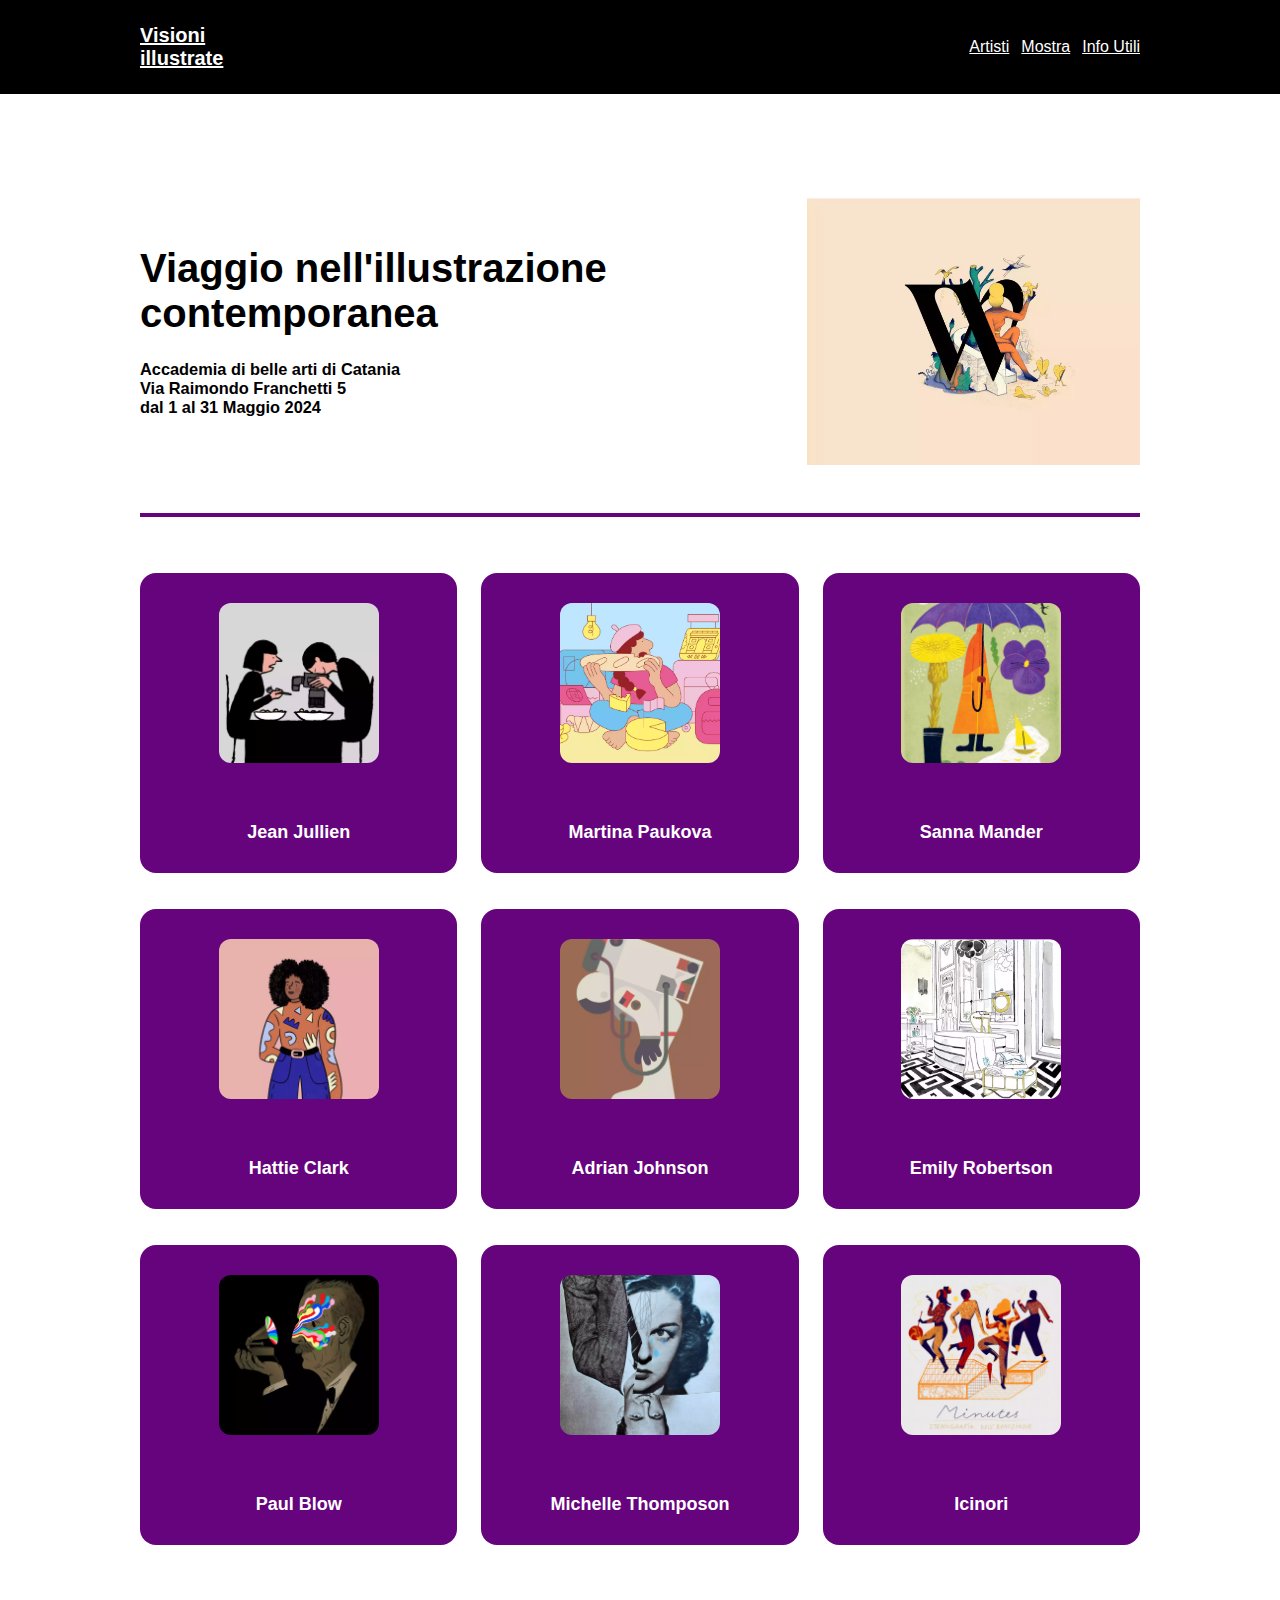
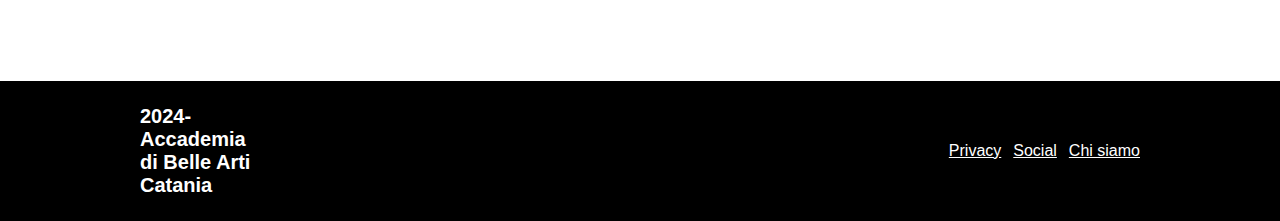
<file: index.html>
<!DOCTYPE html>
<html lang="en">
<head>
    <meta charset="UTF-8">
    <meta name="viewport" content="width=device-width, initial-scale=1.0">
    <title>home</title>
    <link rel="stylesheet" href="css/style 2.0.css">
</head>
<body>
    <header>
       <div class="container">
        <h1><a href="index.html">Visioni illustrate</h1></a>
        <div class="nav">
           <ul>
                <li> <a href="artisti.html">Artisti</a></li>
                <li><a href="mostra.html">Mostra</a></li>
                <li><a href="info.html">Info Utili</a></li>
           </ul> 
        </div>
       </div>
    </header>

    <section class="pagina">
    <div class="hero">
        <div class="testi-hero">
        <h2>Viaggio nell'illustrazione contemporanea</h2>
       <div class="data">
        <h3>Accademia di belle arti di Catania</h3>
           <h3> Via Raimondo Franchetti 5</h3>
        <h3>dal 1 al 31 Maggio 2024</h3>
        </div>
    </div>
        <img src="img/icinori/opera_icinori_03.webp" alt="">
    
    </div>

    <div class="viola"></div>
     
    <div class="container-card">
        <div class="card">
            <a href="julien.html">
            <img src="img/jean_jullien/opera_jean_jullien_06.webp" alt="">
            <h5>Jean Jullien</h5>
        </div></a>
        <div class="card">
            <a href="paukova.html">
            <img src="img/martina_paukova/opera_martina_paukova_03.webp" alt="">
            <h5>Martina Paukova</h5>
        </div></a>
        <div class="card">
            <a href="mander.html">
            <img src="img/sanna_mander/opera_sanna_mander_08.webp" alt="">
            <h5>Sanna Mander</h5>
        </div></a>
        <div class="card">
            <a href="clark.html">
            <img src="img/hattie_clark/opera_hattie_clark_01.webp" alt="">
            <h5>Hattie Clark</h5>
        </div></a>
        <div class="card">
            <a href="johnson.html">
            <img src="img/adrian_johnson/opera_adrian_johnson_12.webp" alt="">
            <h5>Adrian Johnson</h5>
        </div></a>
        <div class="card">
            <a href="robertson.html">
            <img src="img/emily_robertson/opera_emily_robertson_10.webp" alt="">
            <h5>Emily Robertson</h5>
        </div></a>
        <div class="card">
            <a href="blow.html">
            <img src="img/paul_blow/opera_paul_blow_04.webp" alt="">
            <h5>Paul Blow</h5>
        </div></a>
        <div class="card">
            <a href="thompson.html">
            <img src="img/michelle_thompson/opera_michelle_thompson_02.webp" alt="">
            <h5>Michelle Thomposon</h5>
        </div></a>
        <div class="card">
            <a href="icinori.html">
            <img src="img/icinori/opera_icinori_04.webp" alt="">
            <h5>Icinori</h5>
        </div></a>
    </div>    
</section>

        <footer>
            <div class="footer">
                <div class="h4">
                <h4>2024- Accademia di Belle Arti Catania</h4>
                </div>
                
                    <ul>
                       <li><a href="">Privacy</a></li>
                        <li><a href="">Social</a></li>
                        <li><a href="">Chi siamo</a></li>
                    </ul>
                
         </div>
        </footer>
</body>
</html>
</file>
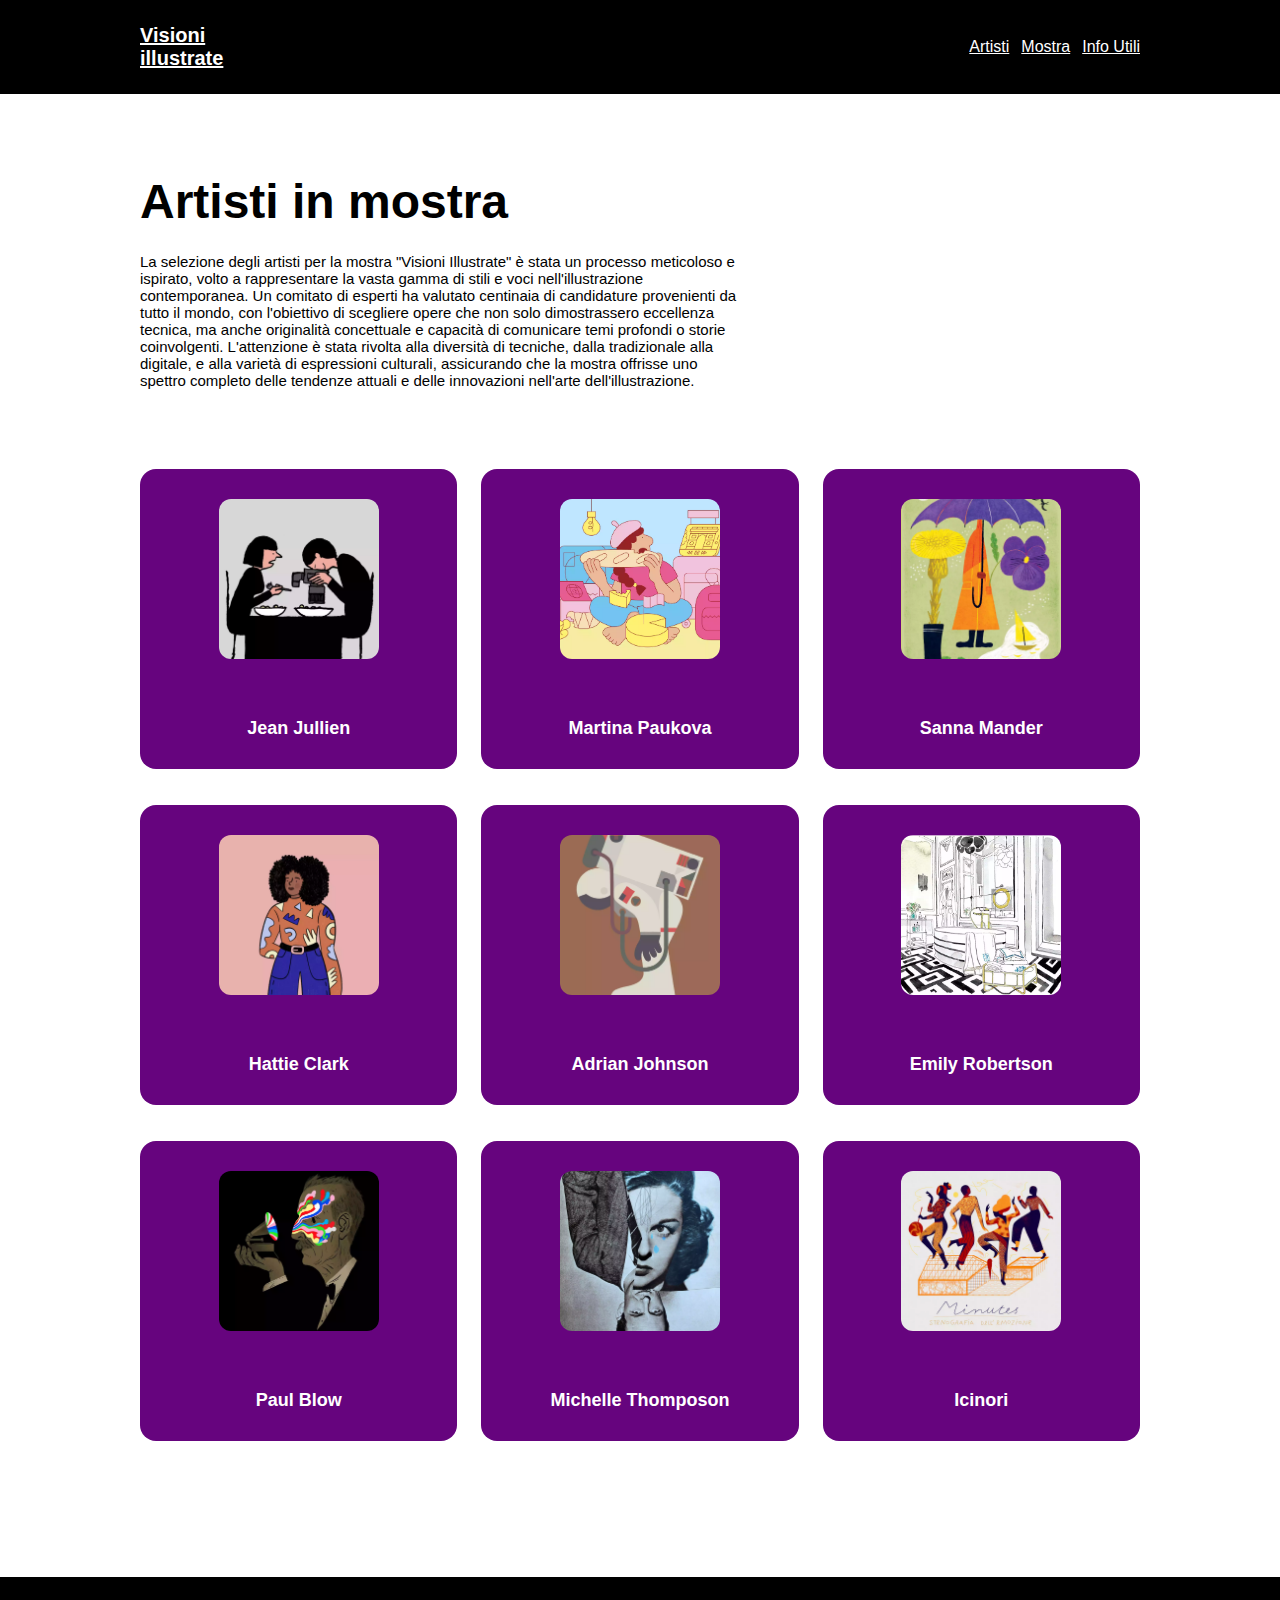
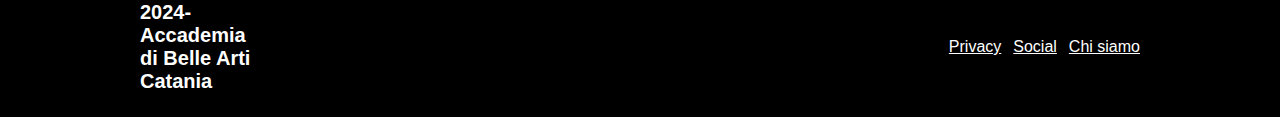
<file: artisti.html>
<!DOCTYPE html>
<html lang="en">
<head>
    <meta charset="UTF-8">
    <meta name="viewport" content="width=device-width, initial-scale=1.0">
    <title>artisti</title>
    <link rel="stylesheet" href="css/style 2.0.css">
</head>
<body>
    <header>
        <div class="container">
         <h1><a href="index.html">Visioni illustrate</h1></a>
         <div class="nav">
            <ul>
                 <li> <a href="artisti.html">Artisti</a></li>
                 <li><a href="mostra.html">Mostra</a></li>
                 <li><a href="info.html">Info Utili</a></li>
            </ul> 
         </div>
        </div>
     </header>
     
     <section class="pagina">
        <div class="paragrafi">
        <h6>Artisti in mostra</h6>
        <p>La selezione degli artisti per la mostra "Visioni Illustrate" è stata un processo meticoloso e ispirato,
             volto a rappresentare la vasta gamma di stili e voci nell'illustrazione contemporanea. 
             Un comitato di esperti ha valutato centinaia di candidature provenienti da tutto il mondo, con l'obiettivo di scegliere
              opere che non solo dimostrassero eccellenza tecnica, ma anche originalità concettuale e capacità di comunicare temi profondi
               o storie coinvolgenti. L'attenzione è stata rivolta alla diversità di tecniche, dalla tradizionale alla digitale,
             e alla varietà di espressioni culturali, assicurando che la mostra offrisse uno spettro completo delle tendenze attuali 
             e delle innovazioni nell'arte dell'illustrazione.</p>
        </div>
        <div class="container-card">
        <div class="card">
            <a href="julien.html">
            <img src="img/jean_jullien/opera_jean_jullien_06.webp" alt="">
            <h5>Jean Jullien</h5>
        </div></a>
        <div class="card">
            <a href="paukova.html">
            <img src="img/martina_paukova/opera_martina_paukova_03.webp" alt="">
            <h5>Martina Paukova</h5>
        </div></a>
        <div class="card">
            <a href="mander.html">
            <img src="img/sanna_mander/opera_sanna_mander_08.webp" alt="">
            <h5>Sanna Mander</h5>
        </div></a>
        <div class="card">
            <a href="clark.html">
            <img src="img/hattie_clark/opera_hattie_clark_01.webp" alt="">
            <h5>Hattie Clark</h5>
        </div></a>
        <div class="card">
            <a href="johnson.html">
            <img src="img/adrian_johnson/opera_adrian_johnson_12.webp" alt="">
            <h5>Adrian Johnson</h5>
        </div></a>
        <div class="card">
            <a href="robertson.html">
            <img src="img/emily_robertson/opera_emily_robertson_10.webp" alt="">
            <h5>Emily Robertson</h5>
        </div></a>
        <div class="card">
            <a href="blow.html">
            <img src="img/paul_blow/opera_paul_blow_04.webp" alt="">
            <h5>Paul Blow</h5>
        </div></a>
        <div class="card">
            <a href="thompson.html">
            <img src="img/michelle_thompson/opera_michelle_thompson_02.webp" alt="">
            <h5>Michelle Thomposon</h5>
        </div></a>
        <div class="card">
            <a href="icinori.html">
            <img src="img/icinori/opera_icinori_04.webp" alt="">
            <h5>Icinori</h5>
        </div></a>
        </div>    
    </section>

    <footer>
        <div class="footer">
            <div class="h4">
            <h4>2024- Accademia di Belle Arti Catania</h4>
            </div>
            
                <ul>
                   <li><a href="">Privacy</a></li>
                    <li><a href="">Social</a></li>
                    <li><a href="">Chi siamo</a></li>
                </ul>
            
     </div>
    </footer>
    
</body>
</html>
</file>
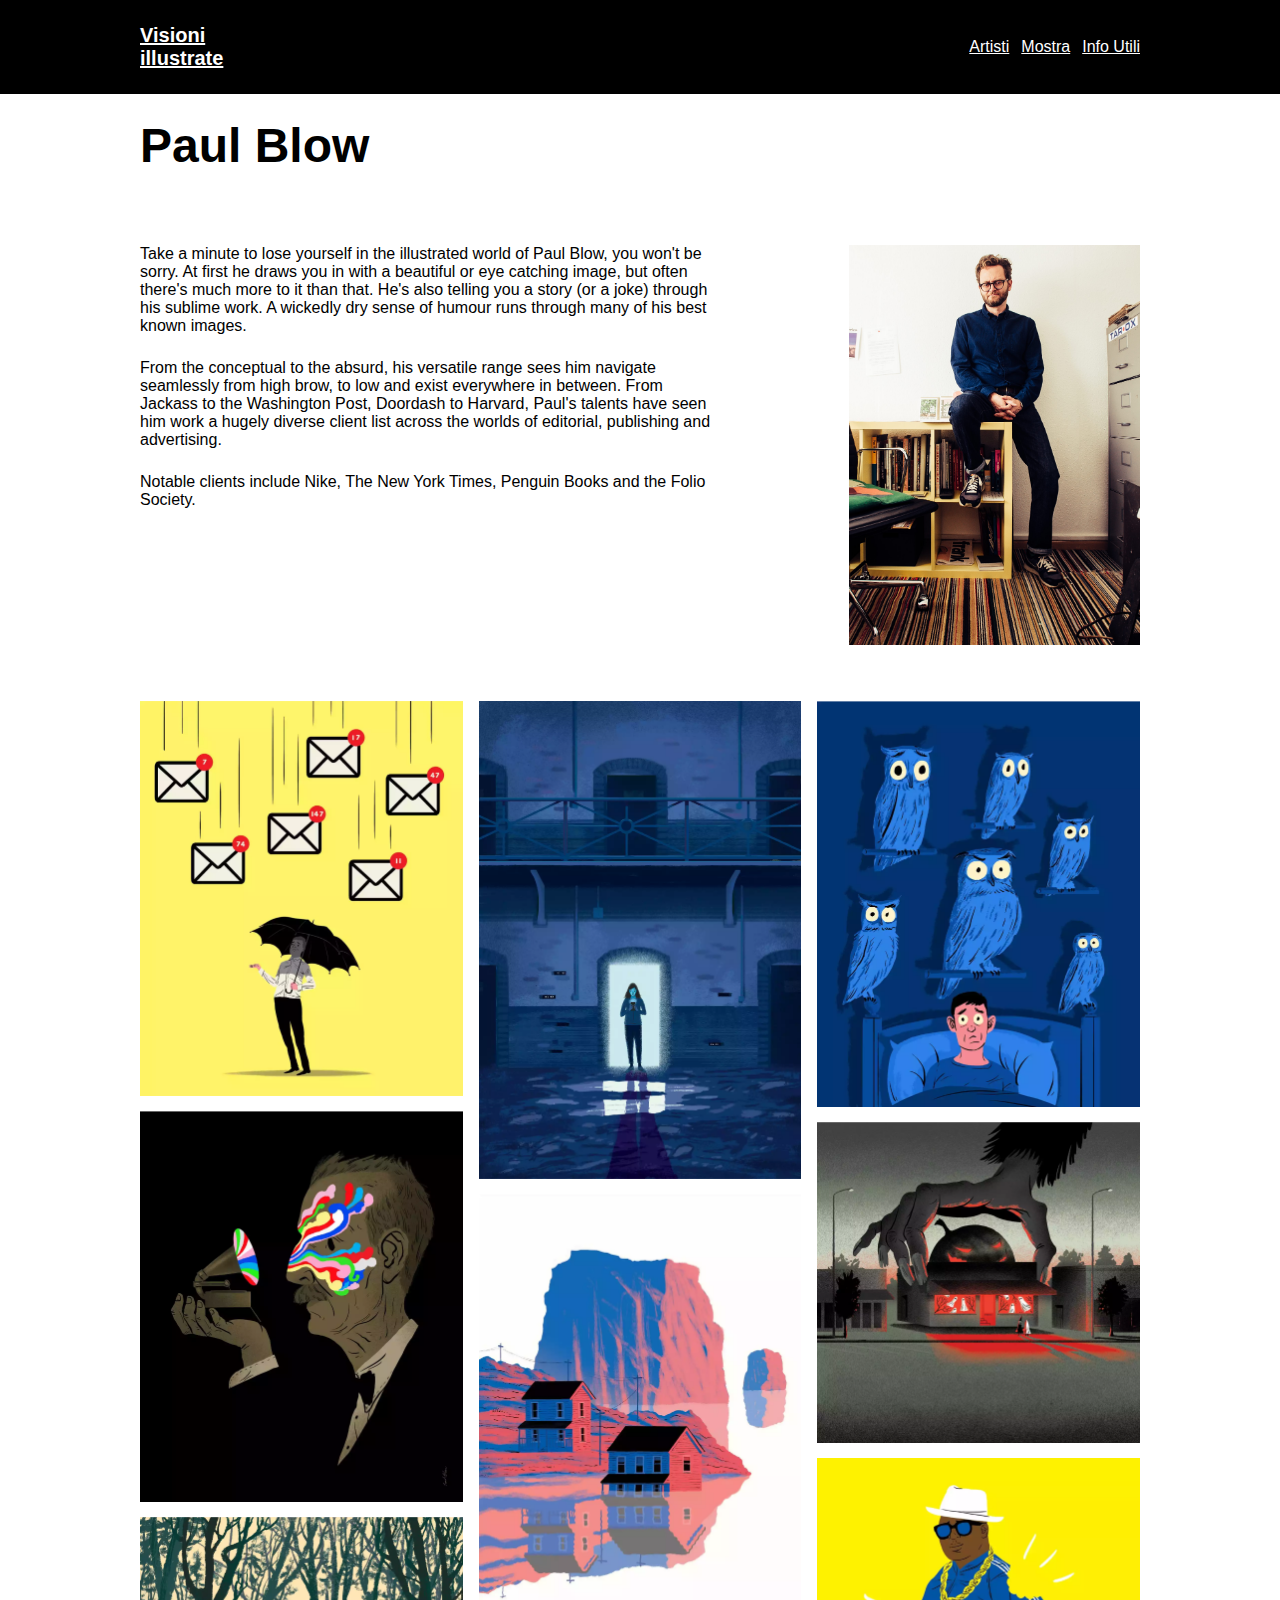
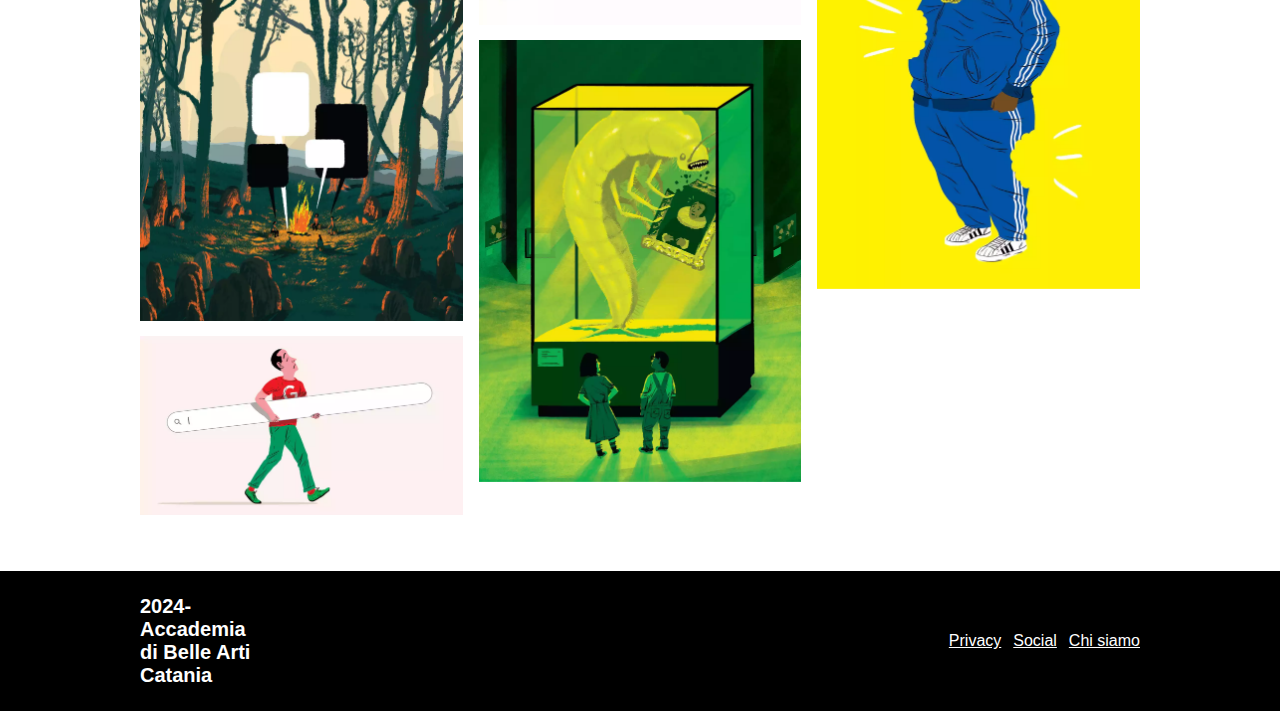
<file: blow.html>
<!DOCTYPE html>
<html lang="en">
<head>
    <meta charset="UTF-8">
    <meta name="viewport" content="width=device-width, initial-scale=1.0">
    <title>paul_blow</title>
    <link rel="stylesheet" href="css/style 2.0.css">
</head>
<body>
    <header>
        <div class="container">
         <h1><a href="index.html">Visioni illustrate</h1></a>
         <div class="nav">
            <ul>
                 <li> <a href="artisti.html">Artisti</a></li>
                 <li><a href="mostra.html">Mostra</a></li>
                 <li><a href="info.html">Info Utili</a></li>
            </ul> 
         </div>
        </div>
     </header>
     <div class="artista">
        <h6>Paul Blow</h6>
        <div class="par-img">
            <div class="testo">
        <p>Take a minute to lose yourself in the illustrated world of Paul Blow, you won't be sorry. At first he draws you in with a beautiful or eye catching image, but often there's much more to it than that. He's also telling you a story (or a joke) through his sublime work.
             A wickedly dry sense of humour runs through many of his best known images.</p>
             <p>
                From the conceptual to the absurd, his versatile range sees him navigate seamlessly from high brow, to low and exist everywhere in between. From Jackass to the Washington Post, Doordash to Harvard, Paul's talents have seen him work a hugely diverse
                 client list across the worlds of editorial, publishing and advertising.</p>
                 <p>Notable clients include Nike, The New York Times, Penguin Books and the Folio Society.</p>
                </div>
                 <img src="img/foto artisti/20190722_PETE_MILLSON_087_paul-blow-scaled.jpg" alt="">
                </div>
     </div>

     <div class="opere">
        <img src="img/paul_blow/opera_paul_blow_01.webp" alt="">
        <img src="img/paul_blow/opera_paul_blow_04.webp" alt="">
        <img src="img/paul_blow/opera_paul_blow_07.webp" alt="">
        <img src="img/paul_blow/opera_paul_blow_10.webp" alt="">
        <img src="img/paul_blow/opera_paul_blow_03.webp" alt="">
        <img src="img/paul_blow/opera_paul_blow_06.webp" alt="">
        <img src="img/paul_blow/opera_paul_blow_09.webp" alt="">
        <img src="img/paul_blow/opera_paul_blow_02.webp" alt="">
        <img src="img/paul_blow/opera_paul_blow_05.webp" alt="">
        <img src="img/paul_blow/opera_paul_blow_08.webp" alt="">
     </div>
     <footer>
        <div class="footer">
            <div class="h4">
            <h4>2024- Accademia di Belle Arti Catania</h4>
            </div>
            
                <ul>
                   <li><a href="">Privacy</a></li>
                    <li><a href="">Social</a></li>
                    <li><a href="">Chi siamo</a></li>
                </ul>
            
     </div>
    </footer>
</body>
</html>
</file>
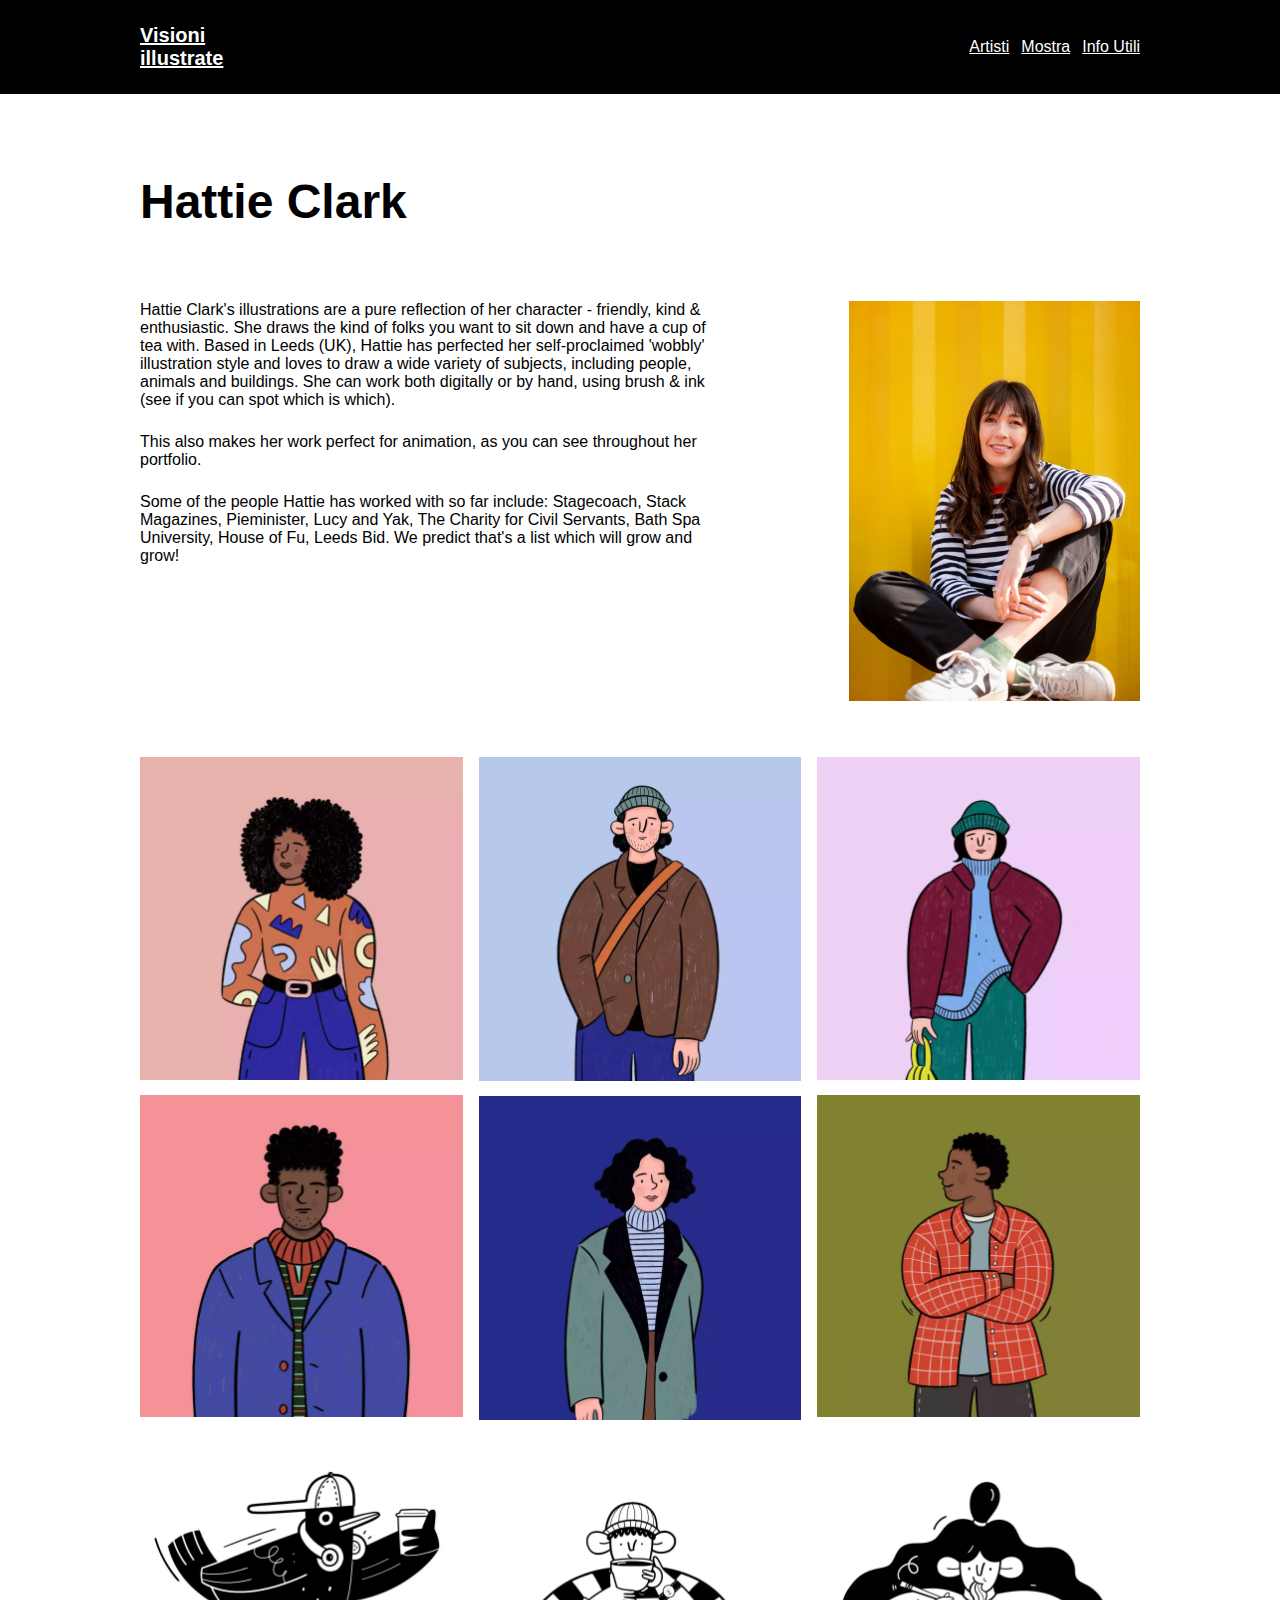
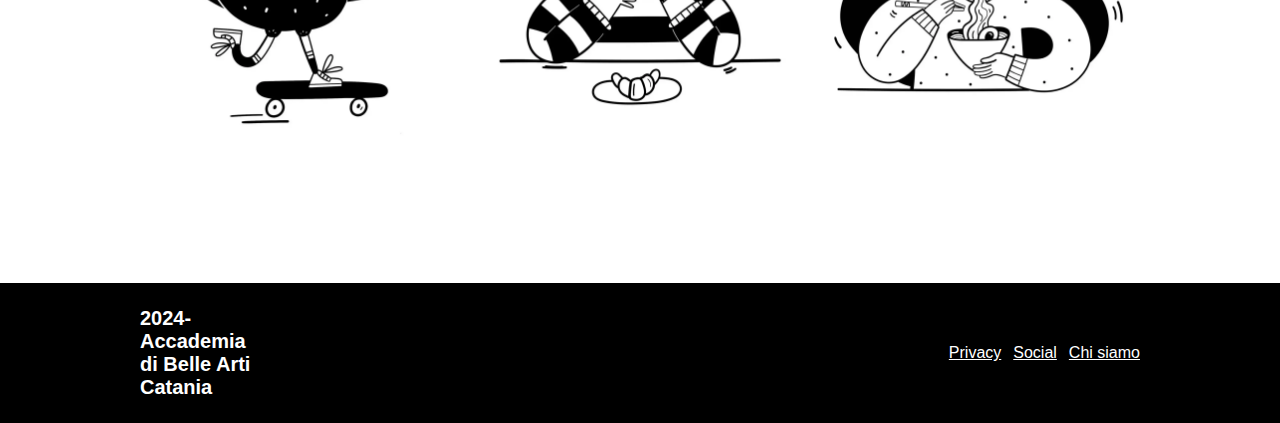
<file: clark.html>
<!DOCTYPE html>
<html lang="en">
<head>
    <meta charset="UTF-8">
    <meta name="viewport" content="width=device-width, initial-scale=1.0">
    <title>Hattie Clark</title>
    <link rel="stylesheet" href="css/style 2.0.css">
</head>
<body>
    <header>
        <div class="container">
         <h1><a href="index.html">Visioni illustrate</h1></a>
         <div class="nav">
            <ul>
                 <li> <a href="artisti.html">Artisti</a></li>
                 <li><a href="mostra.html">Mostra</a></li>
                 <li><a href="info.html">Info Utili</a></li>
            </ul> 
         </div>
        </div>
     </header>

     <section class="pagina"> 
     <div class="artista">
        <h6>Hattie Clark</h6>
        <div class="par-img">
            <div class="testo">
        <p>Hattie Clark's illustrations are a pure reflection of her character - friendly, kind & enthusiastic. She draws the kind of folks you want to sit down and have a cup of tea with. Based in Leeds (UK), Hattie has perfected her self-proclaimed 'wobbly' illustration style and loves to draw a wide variety of subjects, including people, animals and buildings. 
            She can work both digitally or by hand, using brush & ink (see if you can spot which is which).</p>
            <p>This also makes her work perfect for animation, as you can see throughout her portfolio.</p>
            <p>Some of the people Hattie has worked with so far include: Stagecoach, Stack Magazines, Pieminister, Lucy and Yak, The Charity for Civil Servants, Bath Spa University, House of Fu, Leeds Bid. 
                We predict that's a list which will grow and grow!</p>
            </div>
                <img src="img/foto artisti/76181b0ccd1048a279df9af71126b28e287dc107_944.jpg" alt="">
            </div>
     </div>

     <div class="opere">
        <img src="img/hattie_clark/opera_hattie_clark_01.webp" alt="">
        <img src="img/hattie_clark/opera_hattie_clark_04.webp" alt="">
        <img src="img/hattie_clark/opera_hattie_clark_07.webp" alt="">
        <img src="img/hattie_clark/opera_hattie_clark_02.webp" alt="">
        <img src="img/hattie_clark/opera_hattie_clark_05.webp" alt="">
        <img src="img/hattie_clark/opera_hattie_clark_08.webp" alt="">
        <img src="img/hattie_clark/opera_hattie_clark_03.webp" alt="">
        <img src="img/hattie_clark/opera_hattie_clark_06.webp" alt="">
        <img src="img/hattie_clark/opera_hattie_clark_09.webp" alt="">
     </div>

    </section>
     <footer>
        <div class="footer">
            <div class="h4">
            <h4>2024- Accademia di Belle Arti Catania</h4>
            </div>
            
                <ul>
                   <li><a href="">Privacy</a></li>
                    <li><a href="">Social</a></li>
                    <li><a href="">Chi siamo</a></li>
                </ul>
            
     </div>
    </footer>
</body>
</html>
</file>
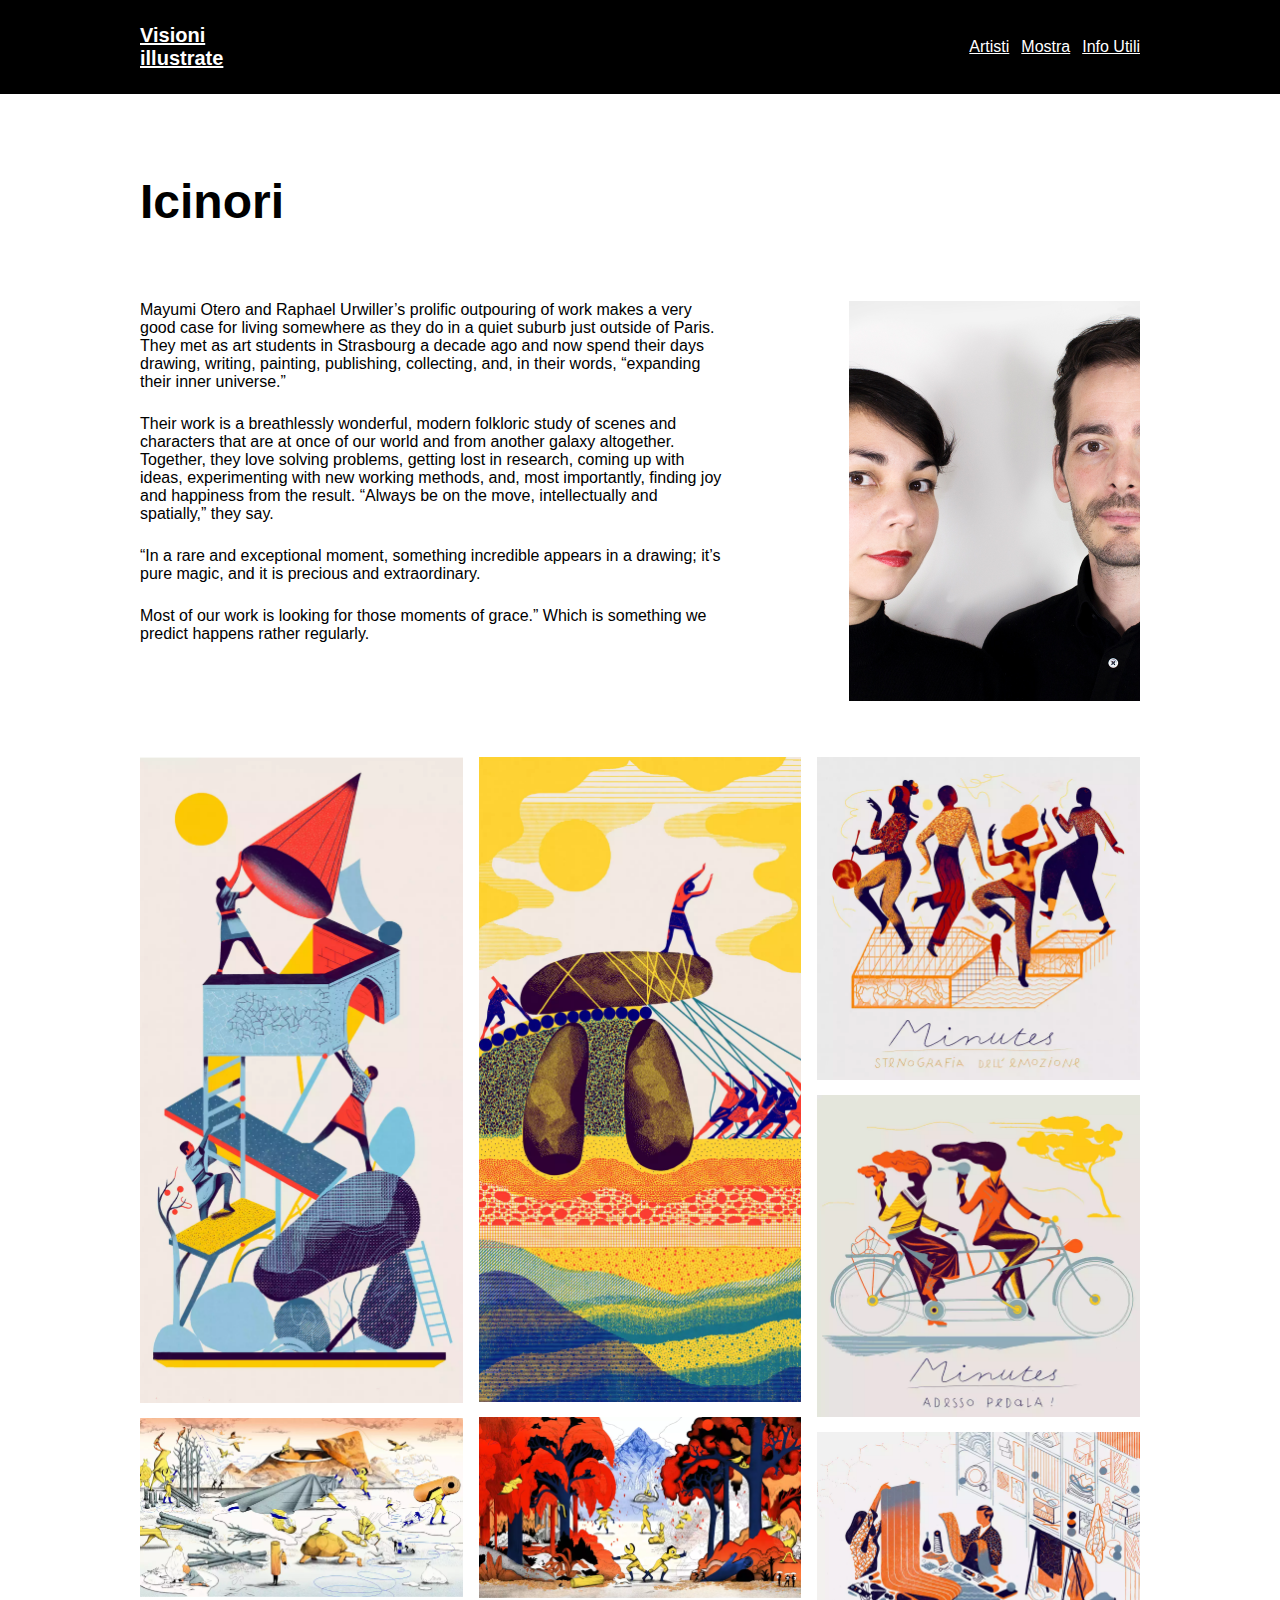
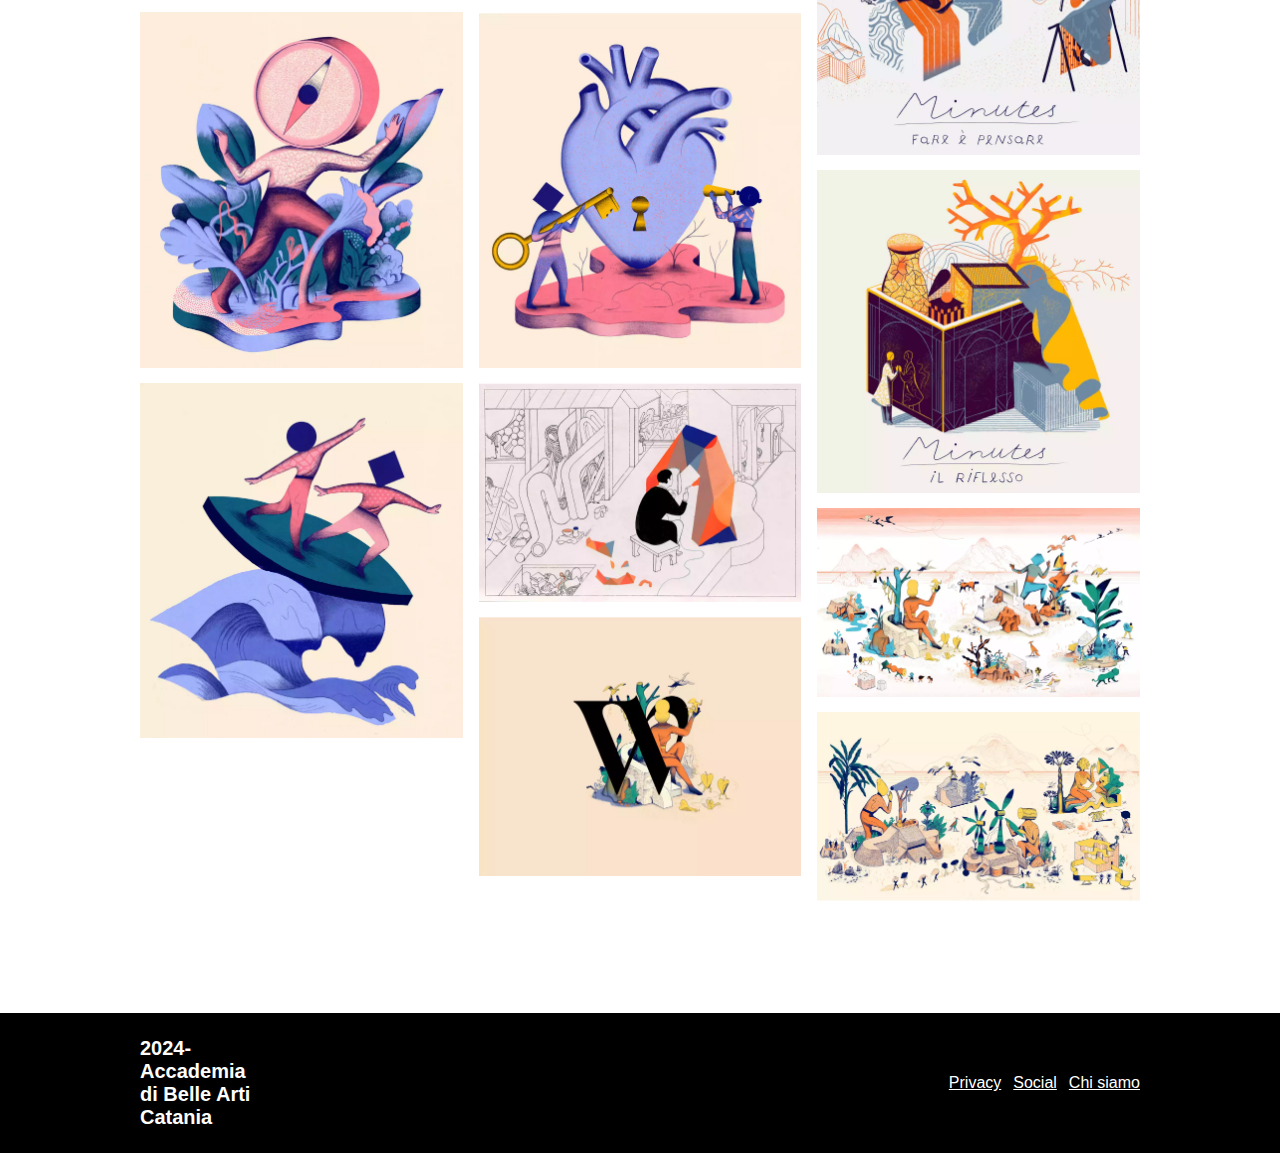
<file: icinori.html>
<!DOCTYPE html>
<html lang="en">
<head>
    <meta charset="UTF-8">
    <meta name="viewport" content="width=device-width, initial-scale=1.0">
    <title>icinori</title>
    <link rel="stylesheet" href="css/style 2.0.css">
</head>
<body>
    <header>
        <div class="container">
         <h1><a href="index.html">Visioni illustrate</h1></a>
         <div class="nav">
            <ul>
                 <li> <a href="artisti.html">Artisti</a></li>
                 <li><a href="mostra.html">Mostra</a></li>
                 <li><a href="info.html">Info Utili</a></li>
            </ul> 
         </div>
        </div>
     </header>

     <section class="pagina"> 
     <div class="artista">
        <h6>Icinori</h6>
        <div class="par-img">
            <div class="testo">
        <p>Mayumi Otero and Raphael Urwiller’s prolific outpouring of work makes a very good case for living somewhere as they do in a quiet suburb just outside of Paris. They met as art students in Strasbourg a decade ago and now spend their days drawing, writing, painting, publishing, 
            collecting, and, in their words, “expanding their inner universe.”</p>
        <p>Their work is a breathlessly wonderful, modern folkloric study of scenes and characters that are at once of our world and from another galaxy altogether. Together, they love solving problems, getting lost in research, coming up with ideas, experimenting with new working methods, and, most importantly, finding joy and happiness from the result.
             “Always be on the move, intellectually and spatially,” they say.</p>
        <p>“In a rare and exceptional moment, something incredible appears in a drawing; it’s pure magic, 
            and it is precious and extraordinary.</p>
        <p>Most of our work is looking for those moments of grace.” Which is something we predict happens rather regularly.</p>
    </div>
        <img src="img/foto artisti/m21_icinori_credit_icinori-1.jpg" alt="">
    </div>
     </div>

     <div class="opere">
        <img src="img/icinori/opera_icinori_15.webp" alt="">
        <img src="img/icinori/opera_icinori_08.webp" alt="">
        <img src="img/icinori/opera_icinori_10.webp" alt="">
        <img src="img/icinori/opera_icinori_12.webp" alt="">
        <img src="img/icinori/opera_icinori_01.webp" alt="">
        <img src="img/icinori/opera_icinori_09.webp" alt="">
        <img src="img/icinori/opera_icinori_11.webp" alt="">
        <img src="img/icinori/opera_icinori_02.webp" alt="">
        <img src="img/icinori/opera_icinori_03.webp" alt="">
        <img src="img/icinori/opera_icinori_04.webp" alt="">
        <img src="img/icinori/opera_icinori_05.webp" alt="">
        <img src="img/icinori/opera_icinori_06.webp" alt="">
        <img src="img/icinori/opera_icinori_07.webp" alt="">
        <img src="img/icinori/opera_icinori_13.webp" alt="">
        <img src="img/icinori/opera_icinori_14.webp" alt="">
     </div>
    </section>
     <footer>
        <div class="footer">
            <div class="h4">
            <h4>2024- Accademia di Belle Arti Catania</h4>
            </div>
            
                <ul>
                   <li><a href="">Privacy</a></li>
                    <li><a href="">Social</a></li>
                    <li><a href="">Chi siamo</a></li>
                </ul>
            
     </div>
    </footer>
    
</body>
</html>
</file>
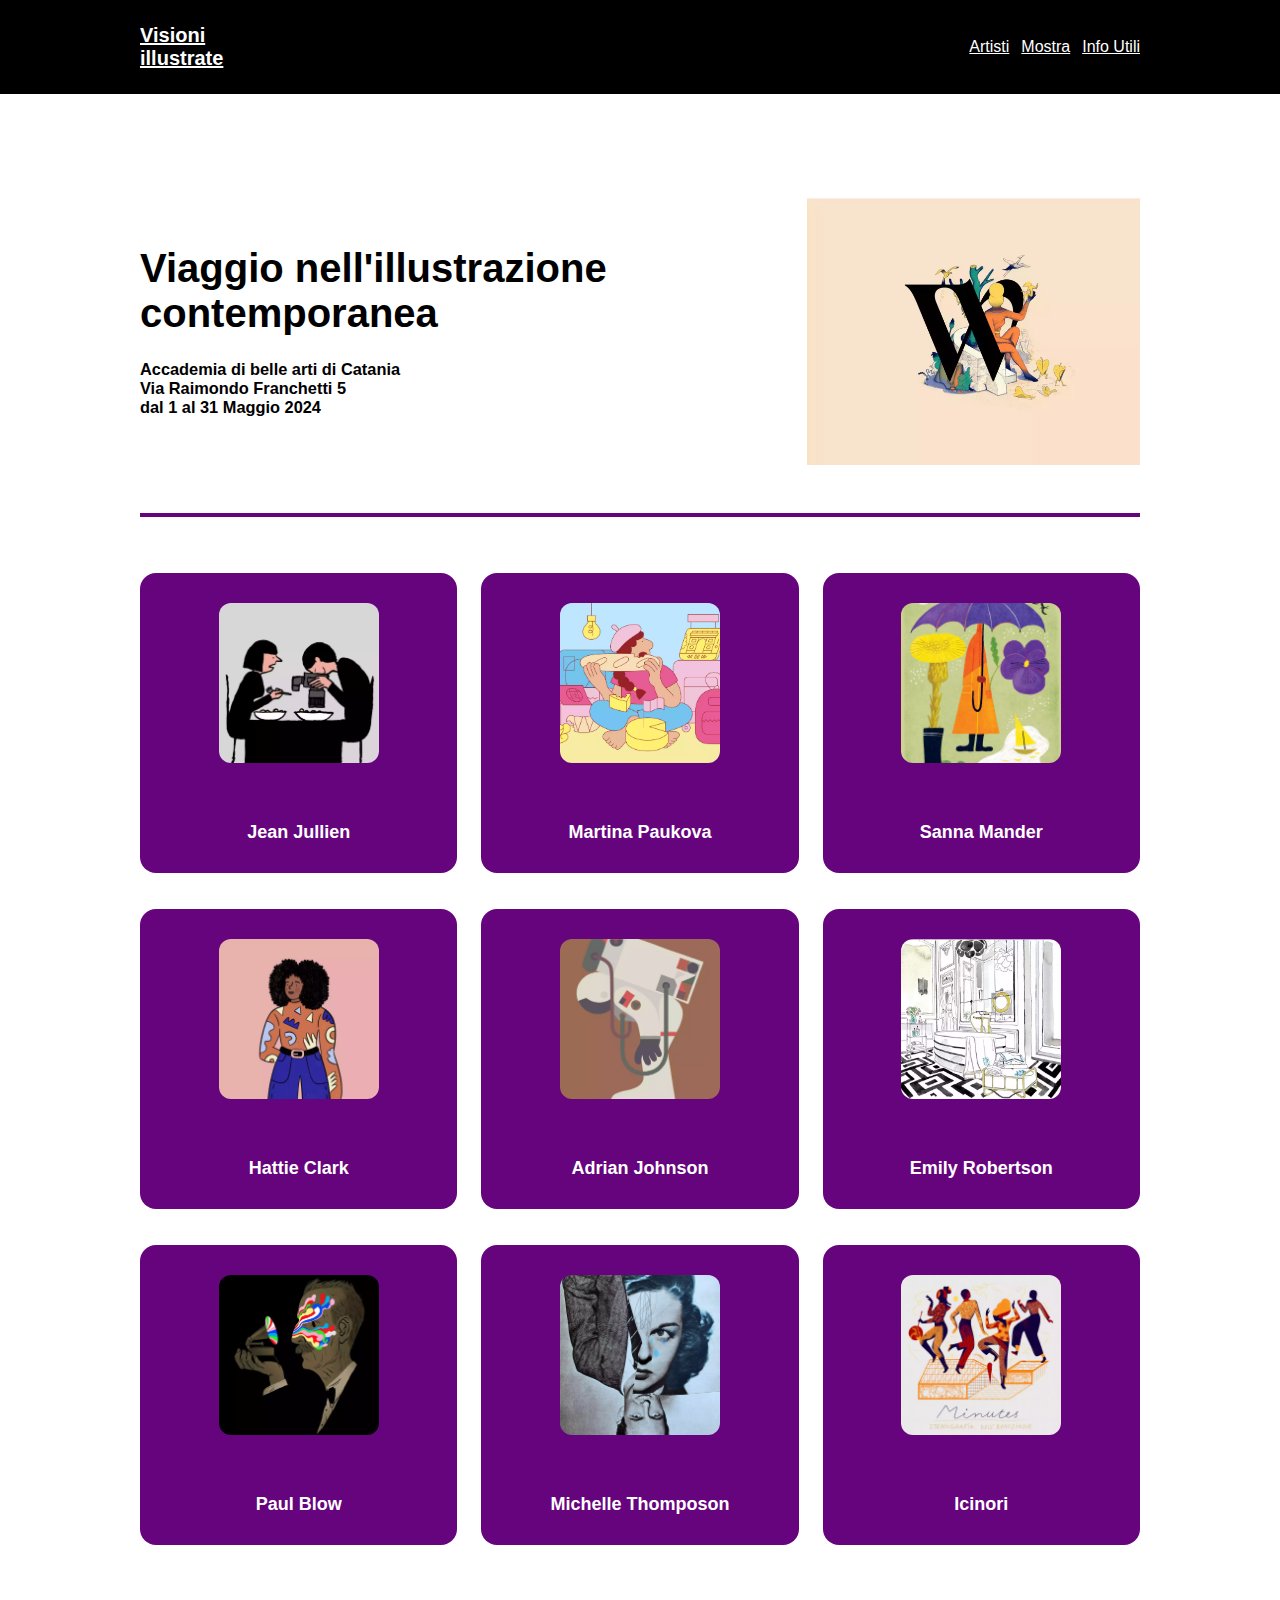
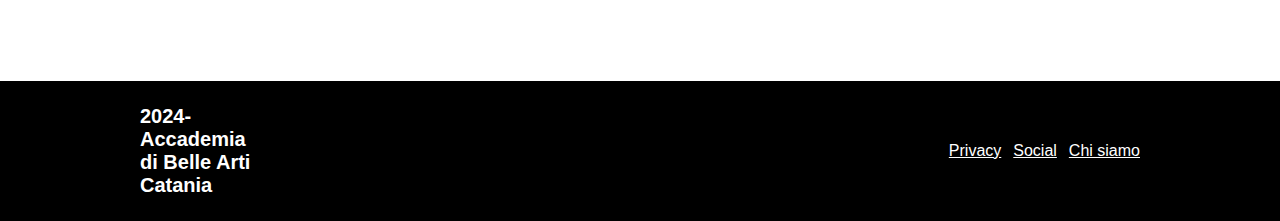
<file: index 2.0.html>
<!DOCTYPE html>
<html lang="en">
<head>
    <meta charset="UTF-8">
    <meta name="viewport" content="width=device-width, initial-scale=1.0">
    <title>home</title>
    <link rel="stylesheet" href="css/style 2.0.css">
</head>
<body>
    <header>
       <div class="container">
        <h1><a href="index 2.0.html">Visioni illustrate</h1></a>
        <div class="nav">
           <ul>
                <li> <a href="artisti.html">Artisti</a></li>
                <li><a href="mostra.html">Mostra</a></li>
                <li><a href="info.html">Info Utili</a></li>
           </ul> 
        </div>
       </div>
    </header>

    <section class="pagina">
    <div class="hero">
        <div class="testi-hero">
        <h2>Viaggio nell'illustrazione contemporanea</h2>
       <div class="data">
        <h3>Accademia di belle arti di Catania</h3>
           <h3> Via Raimondo Franchetti 5</h3>
        <h3>dal 1 al 31 Maggio 2024</h3>
        </div>
    </div>
        <img src="img/icinori/opera_icinori_03.webp" alt="">
    
    </div>

    <div class="viola"></div>
     
    <div class="container-card">
        <div class="card">
            <a href="julien.html">
            <img src="img/jean_jullien/opera_jean_jullien_06.webp" alt="">
            <h5>Jean Jullien</h5>
        </div></a>
        <div class="card">
            <a href="paukova.html">
            <img src="img/martina_paukova/opera_martina_paukova_03.webp" alt="">
            <h5>Martina Paukova</h5>
        </div></a>
        <div class="card">
            <a href="mander.html">
            <img src="img/sanna_mander/opera_sanna_mander_08.webp" alt="">
            <h5>Sanna Mander</h5>
        </div></a>
        <div class="card">
            <a href="clark.html">
            <img src="img/hattie_clark/opera_hattie_clark_01.webp" alt="">
            <h5>Hattie Clark</h5>
        </div></a>
        <div class="card">
            <a href="johnson.html">
            <img src="img/adrian_johnson/opera_adrian_johnson_12.webp" alt="">
            <h5>Adrian Johnson</h5>
        </div></a>
        <div class="card">
            <a href="robertson.html">
            <img src="img/emily_robertson/opera_emily_robertson_10.webp" alt="">
            <h5>Emily Robertson</h5>
        </div></a>
        <div class="card">
            <a href="blow.html">
            <img src="img/paul_blow/opera_paul_blow_04.webp" alt="">
            <h5>Paul Blow</h5>
        </div></a>
        <div class="card">
            <a href="thompson.html">
            <img src="img/michelle_thompson/opera_michelle_thompson_02.webp" alt="">
            <h5>Michelle Thomposon</h5>
        </div></a>
        <div class="card">
            <a href="icinori.html">
            <img src="img/icinori/opera_icinori_04.webp" alt="">
            <h5>Icinori</h5>
        </div></a>
    </div>    
</section>

        <footer>
            <div class="footer">
                <div class="h4">
                <h4>2024- Accademia di Belle Arti Catania</h4>
                </div>
                
                    <ul>
                       <li><a href="">Privacy</a></li>
                        <li><a href="">Social</a></li>
                        <li><a href="">Chi siamo</a></li>
                    </ul>
                
         </div>
        </footer>
</body>
</html>
</file>
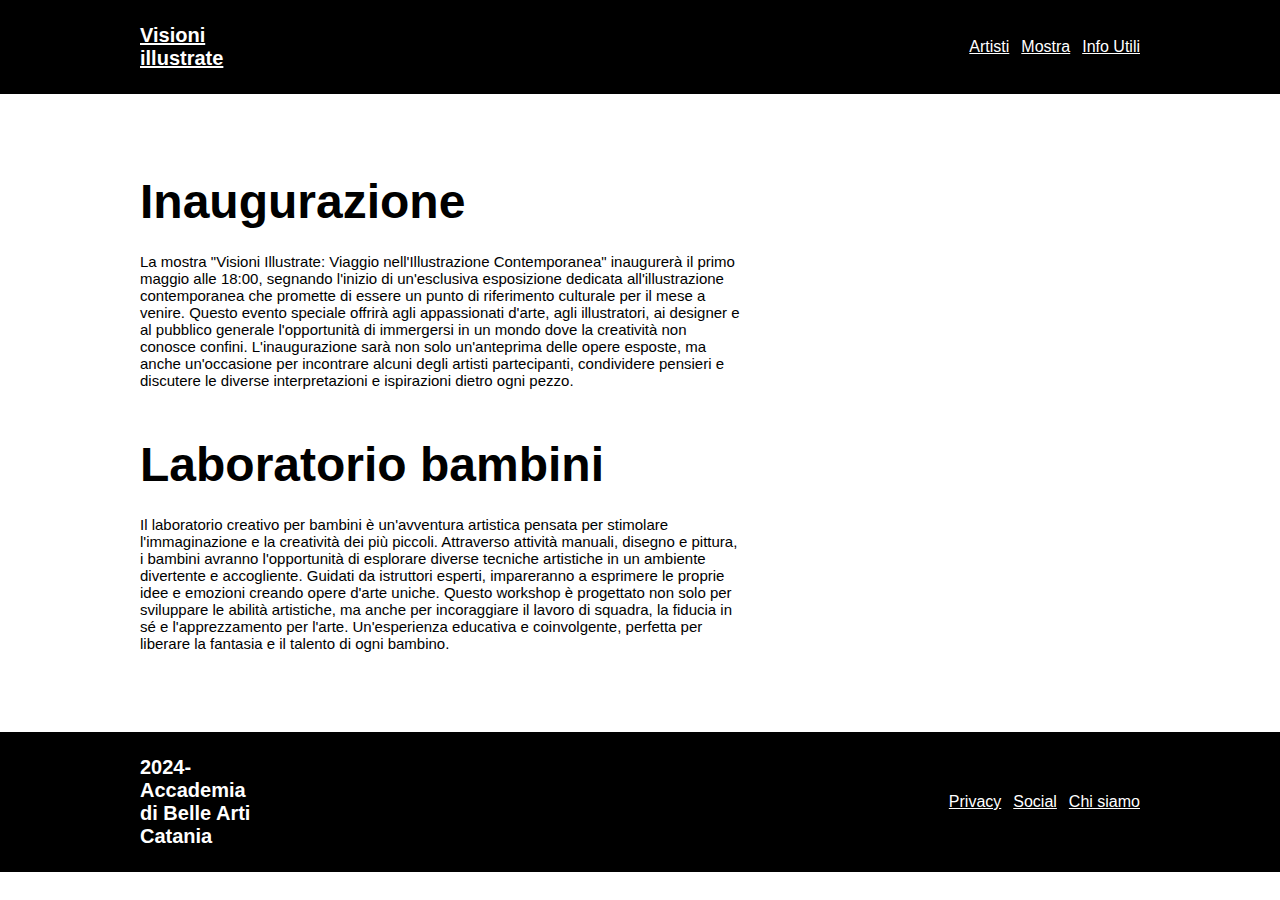
<file: info.html>
<!DOCTYPE html>
<html lang="en">
<head>
    <meta charset="UTF-8">
    <meta name="viewport" content="width=device-width, initial-scale=1.0">
    <title>info</title>
    <link rel="stylesheet" href="css/style 2.0.css">
</head>
<body>
    <header>
        <div class="container">
         <h1><a href="index.html">Visioni illustrate</h1></a>
         <div class="nav">
            <ul>
                 <li> <a href="artisti.html">Artisti</a></li>
                 <li><a href="mostra.html">Mostra</a></li>
                 <li><a href="info.html">Info Utili</a></li>
            </ul> 
         </div>
        </div>
     </header>

     <section class="pagina">
     <div class="paragrafi">
        <h6>Inaugurazione</h6>
        <p>La mostra "Visioni Illustrate: Viaggio nell'Illustrazione Contemporanea" inaugurerà il primo maggio alle 18:00, segnando l'inizio di un'esclusiva esposizione dedicata all'illustrazione contemporanea che 
            promette di essere un punto di riferimento culturale per il mese a venire. Questo evento speciale offrirà agli appassionati d'arte, agli illustratori, ai designer e al pubblico generale l'opportunità di 
            immergersi in un mondo dove la creatività non conosce confini. L'inaugurazione sarà non solo un'anteprima delle opere esposte, ma anche un'occasione per incontrare alcuni degli artisti partecipanti, condividere 
            pensieri e discutere le diverse interpretazioni e ispirazioni dietro ogni pezzo.</p>
     </div>
    
    
     <div class="paragrafi">
        <h6>Laboratorio bambini</h6>
        <p>Il laboratorio creativo per bambini è un'avventura artistica pensata per stimolare l'immaginazione e la creatività dei più piccoli. Attraverso attività manuali, disegno e pittura, i bambini avranno l'opportunità 
            di esplorare diverse tecniche artistiche in un ambiente divertente e accogliente. Guidati da istruttori esperti, impareranno a esprimere le proprie idee e emozioni creando opere d'arte uniche. Questo workshop è 
            progettato non solo per sviluppare le abilità artistiche, ma anche per incoraggiare il lavoro di squadra, la fiducia in sé e l'apprezzamento per l'arte. Un'esperienza educativa e coinvolgente, perfetta per liberare
            la fantasia e il talento di ogni bambino.</p>
     </div>

    </section>
     <footer>
        <div class="footer">
            <div class="h4">
            <h4>2024- Accademia di Belle Arti Catania</h4>
            </div>
            
                <ul>
                   <li><a href="">Privacy</a></li>
                    <li><a href="">Social</a></li>
                    <li><a href="">Chi siamo</a></li>
                </ul>
            
     </div>
    </footer>
</body>
</html>
</file>
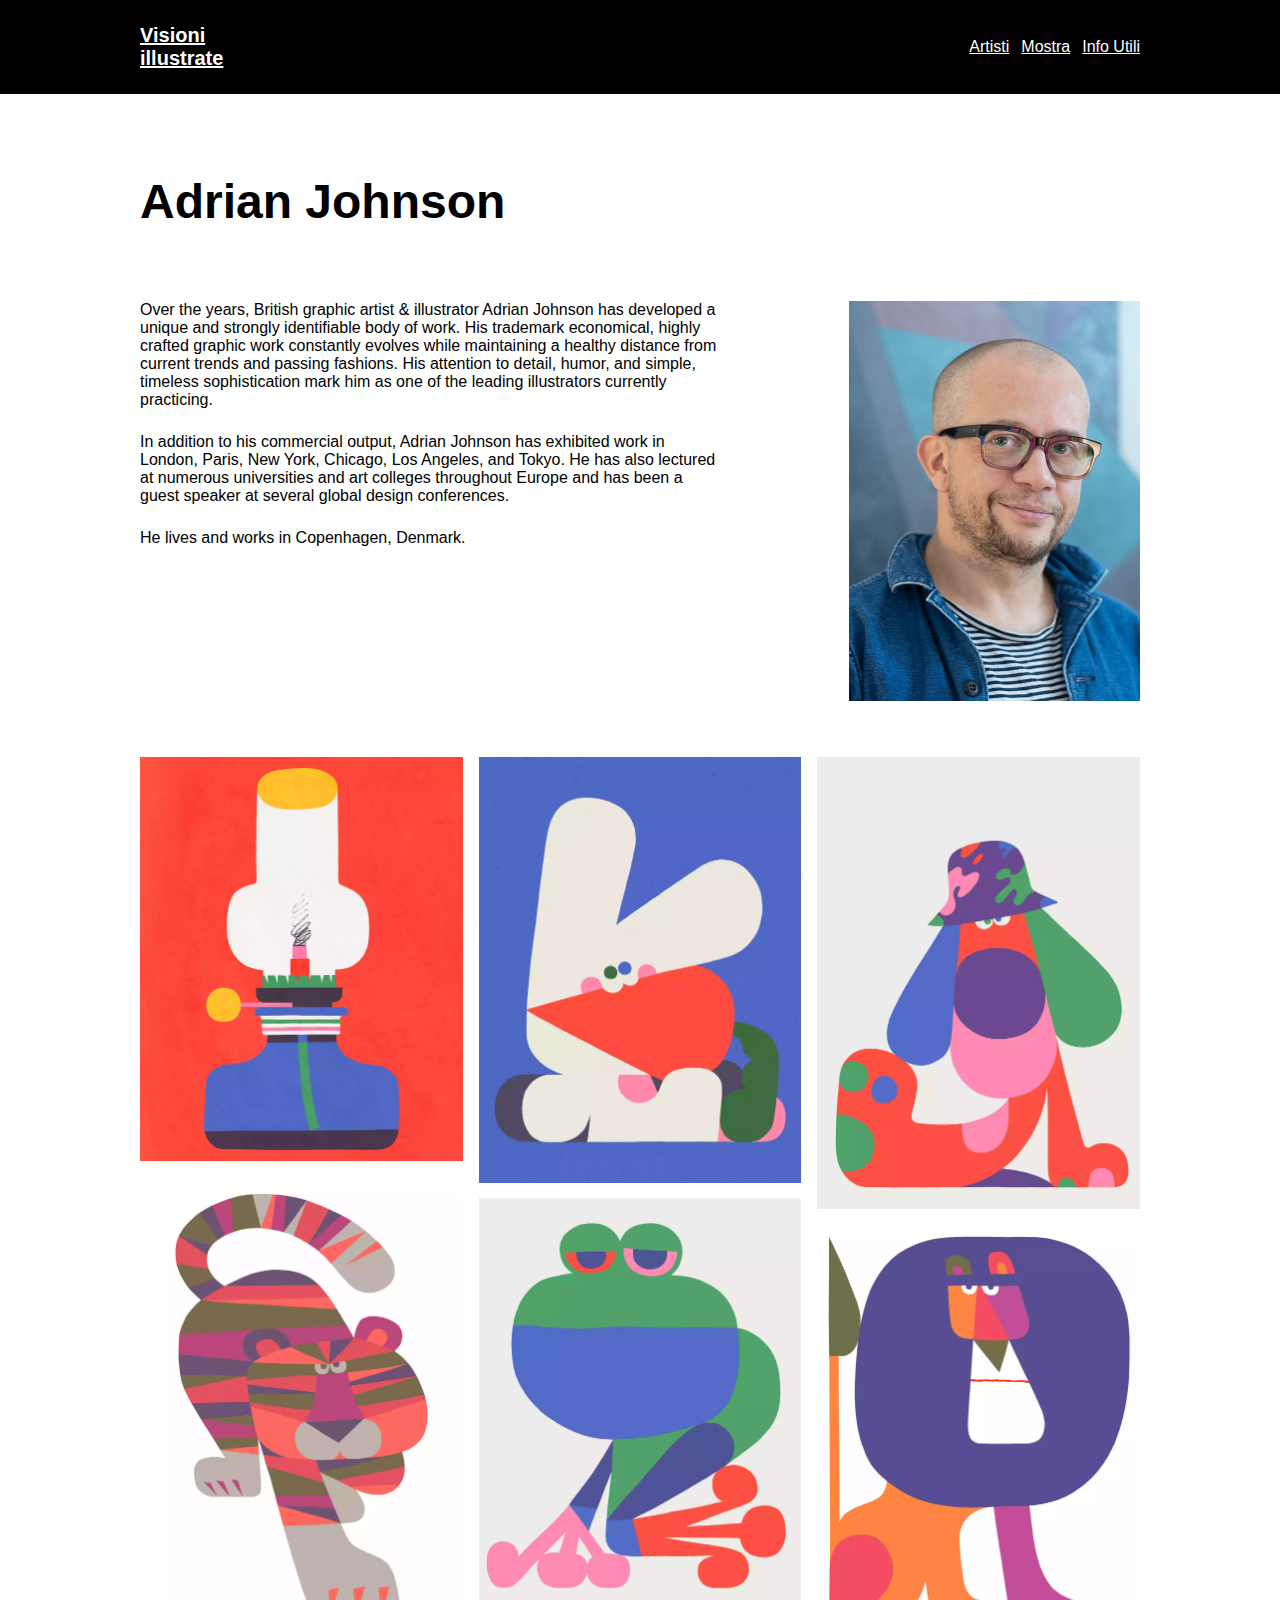
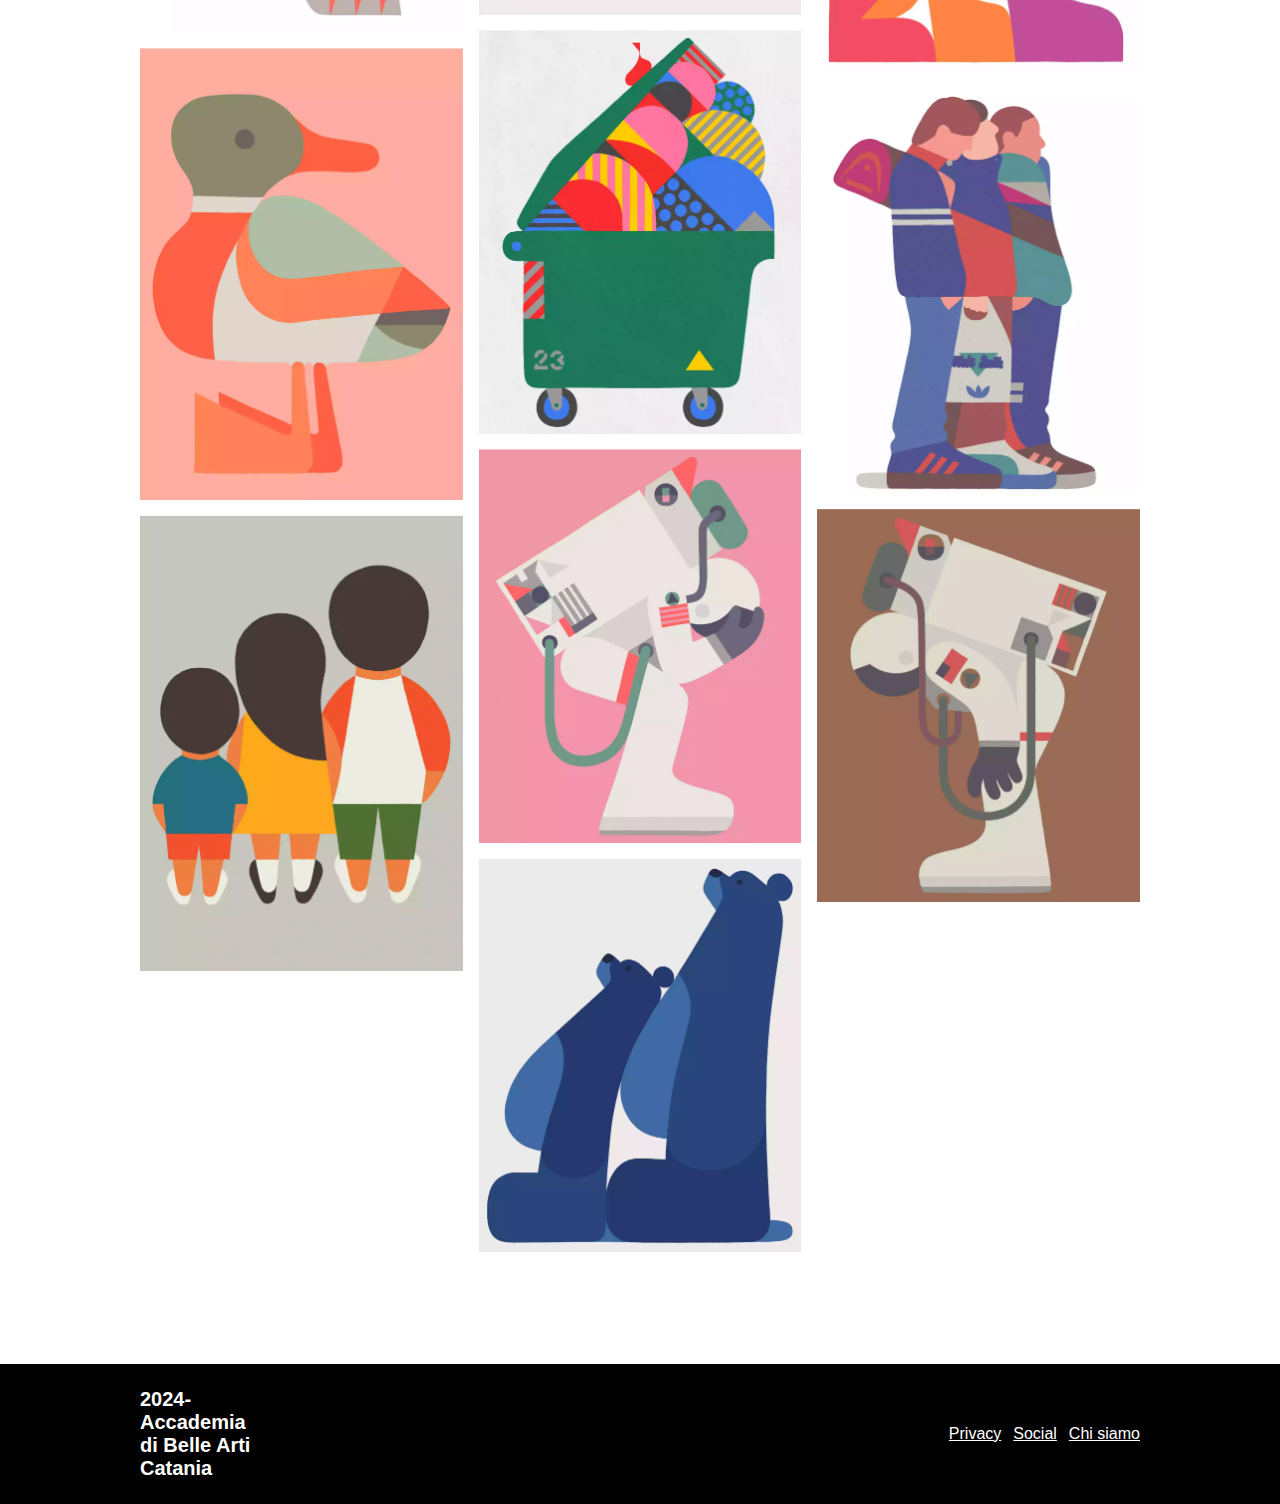
<file: johnson.html>
<!DOCTYPE html>
<html lang="en">
<head>
    <meta charset="UTF-8">
    <meta name="viewport" content="width=device-width, initial-scale=1.0">
    <title>adrian_johnson</title>
    <link rel="stylesheet" href="css/style 2.0.css">
</head>
<body>
    <header>
        <div class="container">
         <h1><a href="index.html">Visioni illustrate</h1></a>
         <div class="nav">
            <ul>
                 <li> <a href="artisti.html">Artisti</a></li>
                 <li><a href="mostra.html">Mostra</a></li>
                 <li><a href="info.html">Info Utili</a></li>
            </ul> 
         </div>
        </div>
     </header>

     <section class="pagina"> 
     <div class="artista">
        <h6>Adrian Johnson</h6>
        <div class="par-img">
            <div class="testo">
            <p>Over the years, British graphic artist & illustrator Adrian Johnson has developed a unique and strongly identifiable body of work. His trademark economical, highly crafted graphic work constantly evolves while maintaining a healthy distance from current trends and passing fashions. His attention to detail, humor, and simple, 
            timeless sophistication mark him as one of the leading illustrators currently practicing.</p>
            <p> In addition to his commercial output, Adrian Johnson has exhibited work in London, Paris, New York, Chicago, Los Angeles, and Tokyo. He has also lectured at numerous universities and art colleges throughout Europe and 
                has been a guest speaker at several global design conferences.</p>
            <p>He lives and works in Copenhagen, Denmark.</p>
        </div>
            <img src="img/foto artisti/1660816938071.jpeg" alt="">
        </div>
     </div>

     <div class="opere">
        <img src="img/adrian_johnson/opera_adrian_johnson_01.webp" alt="">
        <img src="img/adrian_johnson/opera_adrian_johnson_05.webp" alt="">
        <img src="img/adrian_johnson/opera_adrian_johnson_07.webp" alt="">
        <img src="img/adrian_johnson/opera_adrian_johnson_10.webp" alt="">
        <img src="img/adrian_johnson/opera_adrian_johnson_02.webp" alt="">
        <img src="img/adrian_johnson/opera_adrian_johnson_06.webp" alt="">
        <img src="img/adrian_johnson/opera_adrian_johnson_08.webp" alt="">
        <img src="img/adrian_johnson/opera_adrian_johnson_11.webp" alt="">
        <img src="img/adrian_johnson/opera_adrian_johnson_13.webp" alt="">
        <img src="img/adrian_johnson/opera_adrian_johnson_03.webp" alt="">
        <img src="img/adrian_johnson/opera_adrian_johnson_04.webp" alt="">
        <img src="img/adrian_johnson/opera_adrian_johnson_09.webp" alt="">
        <img src="img/adrian_johnson/opera_adrian_johnson_12.webp" alt="">
     </div>
    </section>
     <footer>
        <div class="footer">
            <div class="h4">
            <h4>2024- Accademia di Belle Arti Catania</h4>
            </div>
            
                <ul>
                   <li><a href="">Privacy</a></li>
                    <li><a href="">Social</a></li>
                    <li><a href="">Chi siamo</a></li>
                </ul>
            
     </div>
    </footer>
    
</body>
</html>
</file>
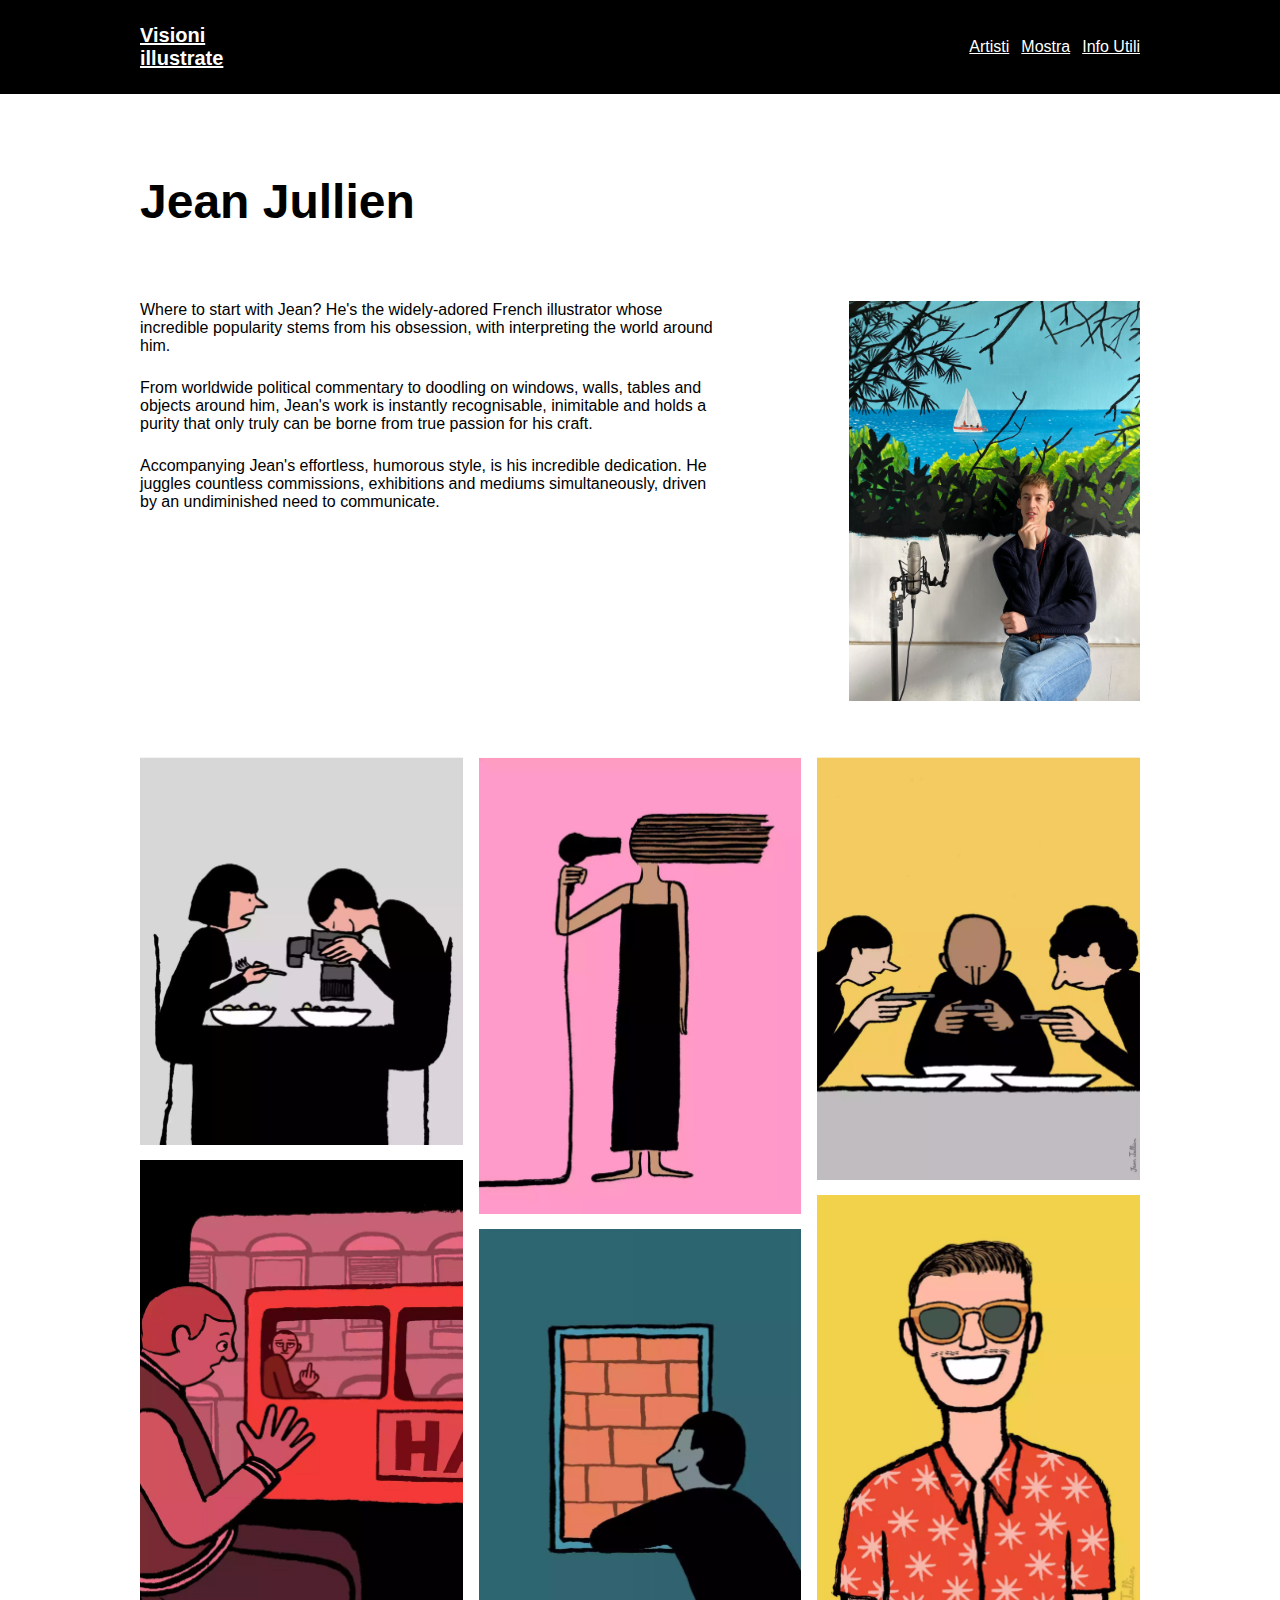
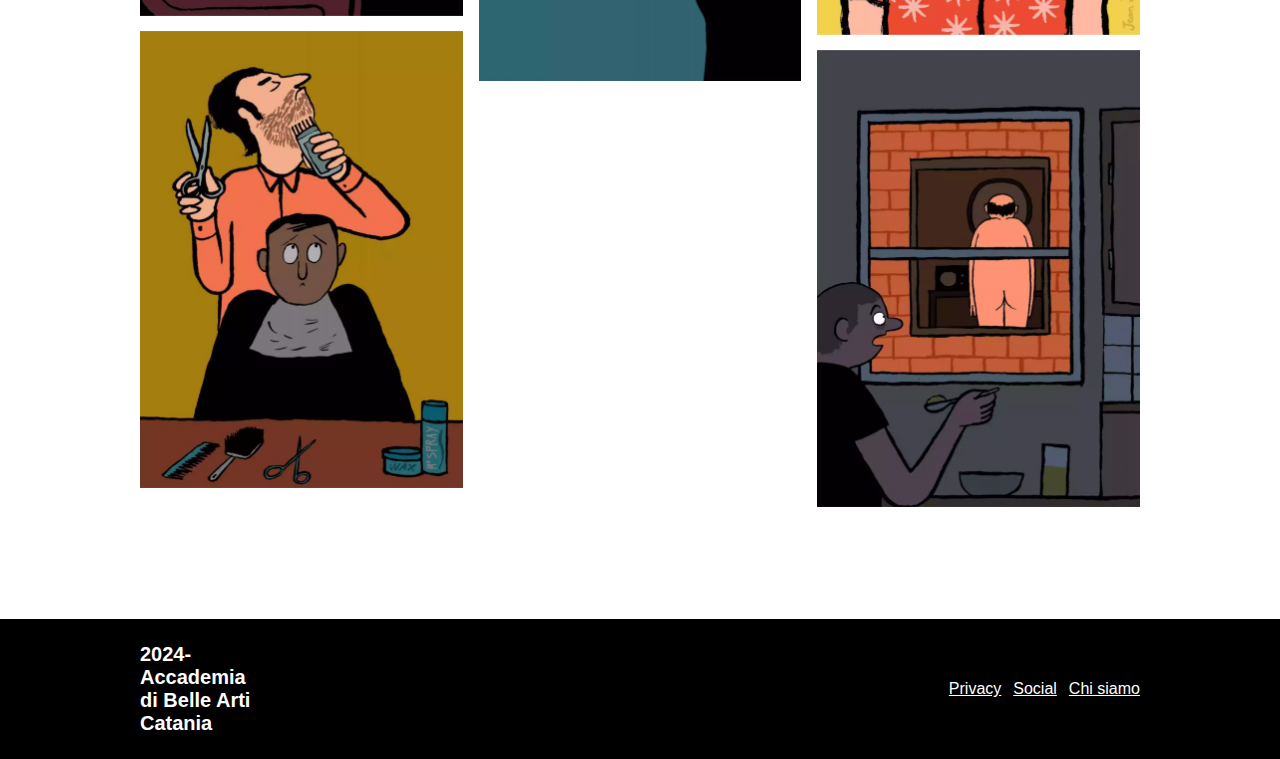
<file: julien.html>
<!DOCTYPE html>
<html lang="en">
<head>
    <meta charset="UTF-8">
    <meta name="viewport" content="width=device-width, initial-scale=1.0">
    <title>jean julien</title>
    <link rel="stylesheet" href="css/style 2.0.css">
</head>
<body>
    <header>
        <div class="container">
         <h1><a href="index.html">Visioni illustrate</h1></a>
         <div class="nav">
            <ul>
                 <li> <a href="artisti.html">Artisti</a></li>
                 <li><a href="mostra.html">Mostra</a></li>
                 <li><a href="info.html">Info Utili</a></li>
            </ul> 
         </div>
        </div>
     </header>

     <section class="pagina">
     <div class="artista">
        <h6>Jean Jullien</h6>
        <div class="par-img">
            <div class="testo">
            <p>Where to start with Jean? He's the widely-adored French illustrator whose incredible popularity stems from his obsession, with interpreting the world around him.</p>
            <p> From worldwide political commentary to doodling on windows, walls, tables and objects around him, Jean's work is instantly recognisable, inimitable and holds a purity that only truly can be borne from true passion for his craft.</p>
            <p>Accompanying Jean's effortless, humorous style, is his incredible dedication.
             He juggles countless commissions, exhibitions and mediums simultaneously, driven by an undiminished need to communicate.</p>
            </div>
            <img src="img/foto artisti/2a5858e19d04d2e16d976581f0762de1c2362dee-3024x4032.jpg" alt="">
        </div>
     </div>

    
     <div class="opere">
        <img src="img/jean_jullien/opera_jean_jullien_06.webp" alt="">
        <img src="img/jean_jullien/opera_jean_jullien_01.webp" alt="">
        <img src="img/jean_jullien/opera_jean_jullien_04.webp" alt="">
        <img src="img/jean_jullien/opera_jean_jullien_07.webp" alt="">
        <img src="img/jean_jullien/opera_jean_jullien_02.webp" alt="">
        <img src="img/jean_jullien/opera_jean_jullien_08.webp" alt="">
        <img src="img/jean_jullien/opera_jean_jullien_03.webp" alt="">
        <img src="img/jean_jullien/opera_jean_jullien_05.webp" alt="">

     </div>
    </section>
     <footer>
        <div class="footer">
            <div class="h4">
            <h4>2024- Accademia di Belle Arti Catania</h4>
            </div>
            
                <ul>
                   <li><a href="">Privacy</a></li>
                    <li><a href="">Social</a></li>
                    <li><a href="">Chi siamo</a></li>
                </ul>
            
     </div>
    </footer>
    
</body>
</html>
</file>
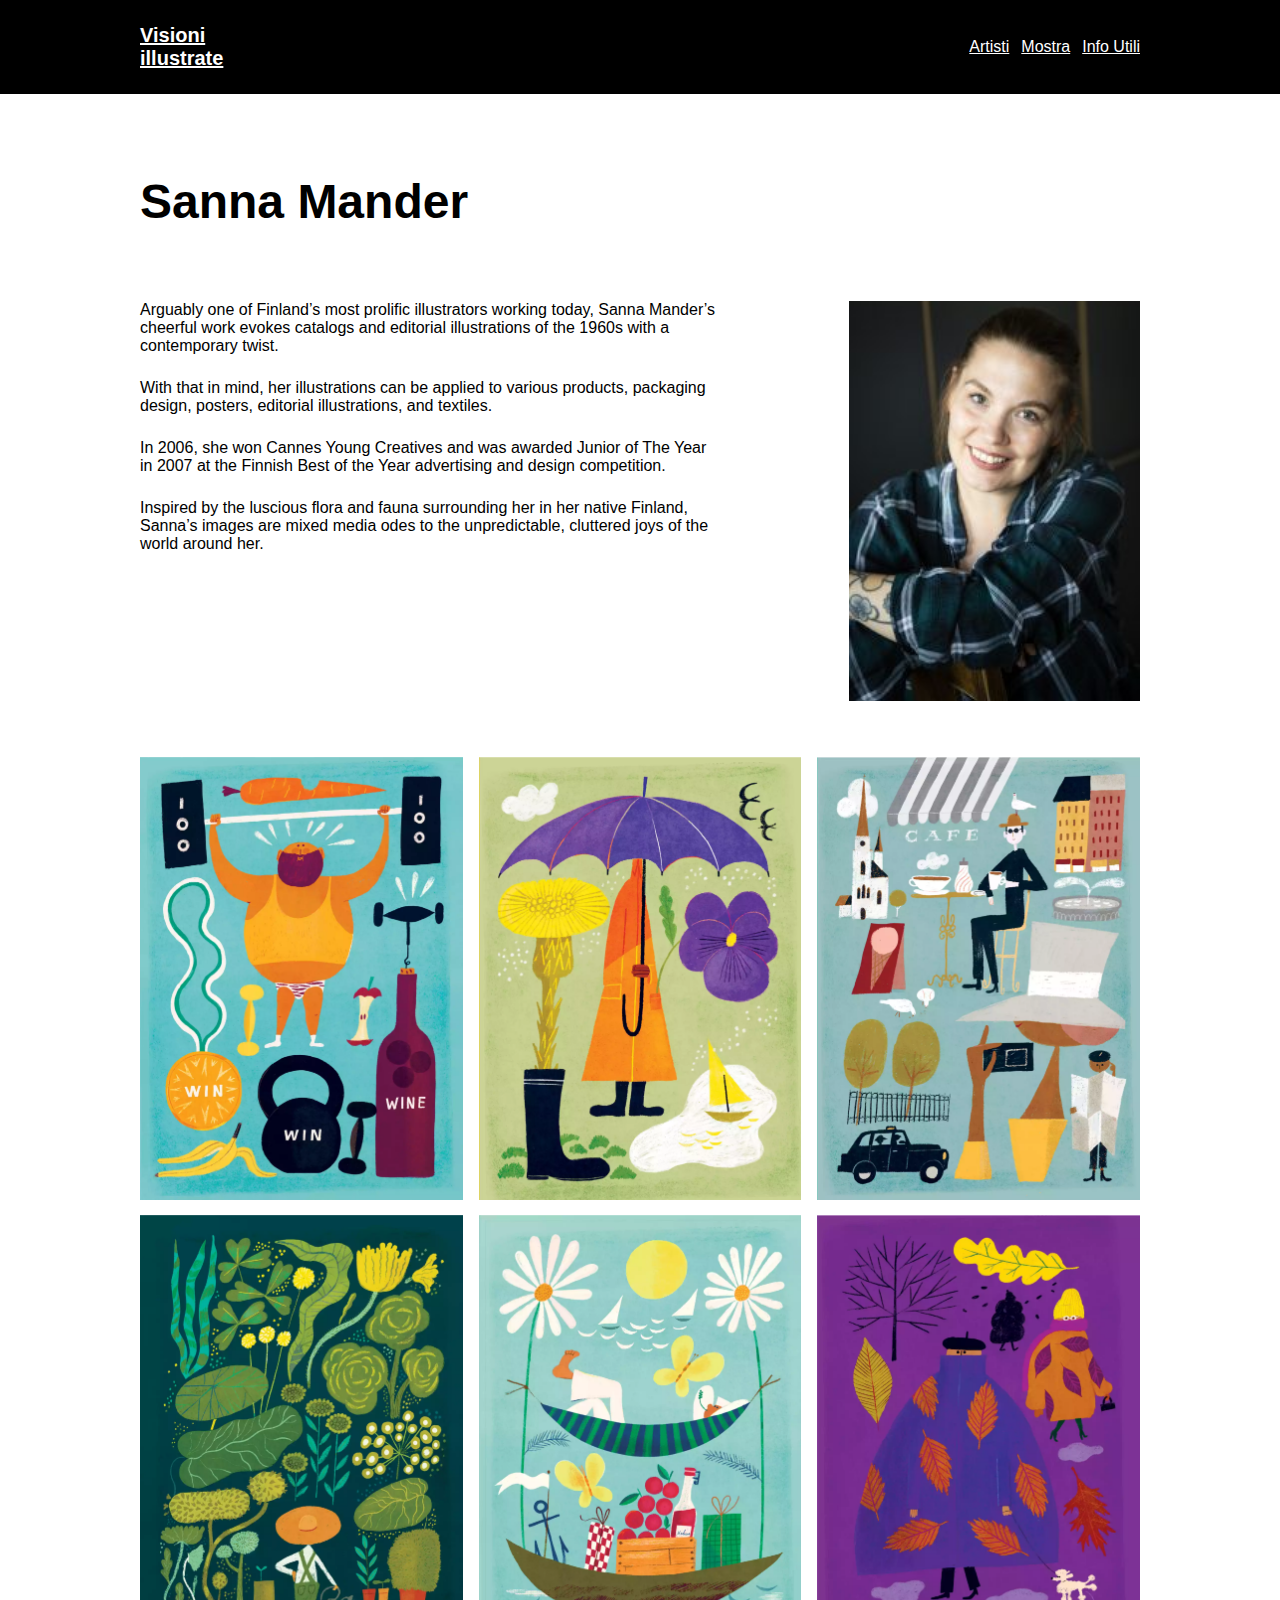
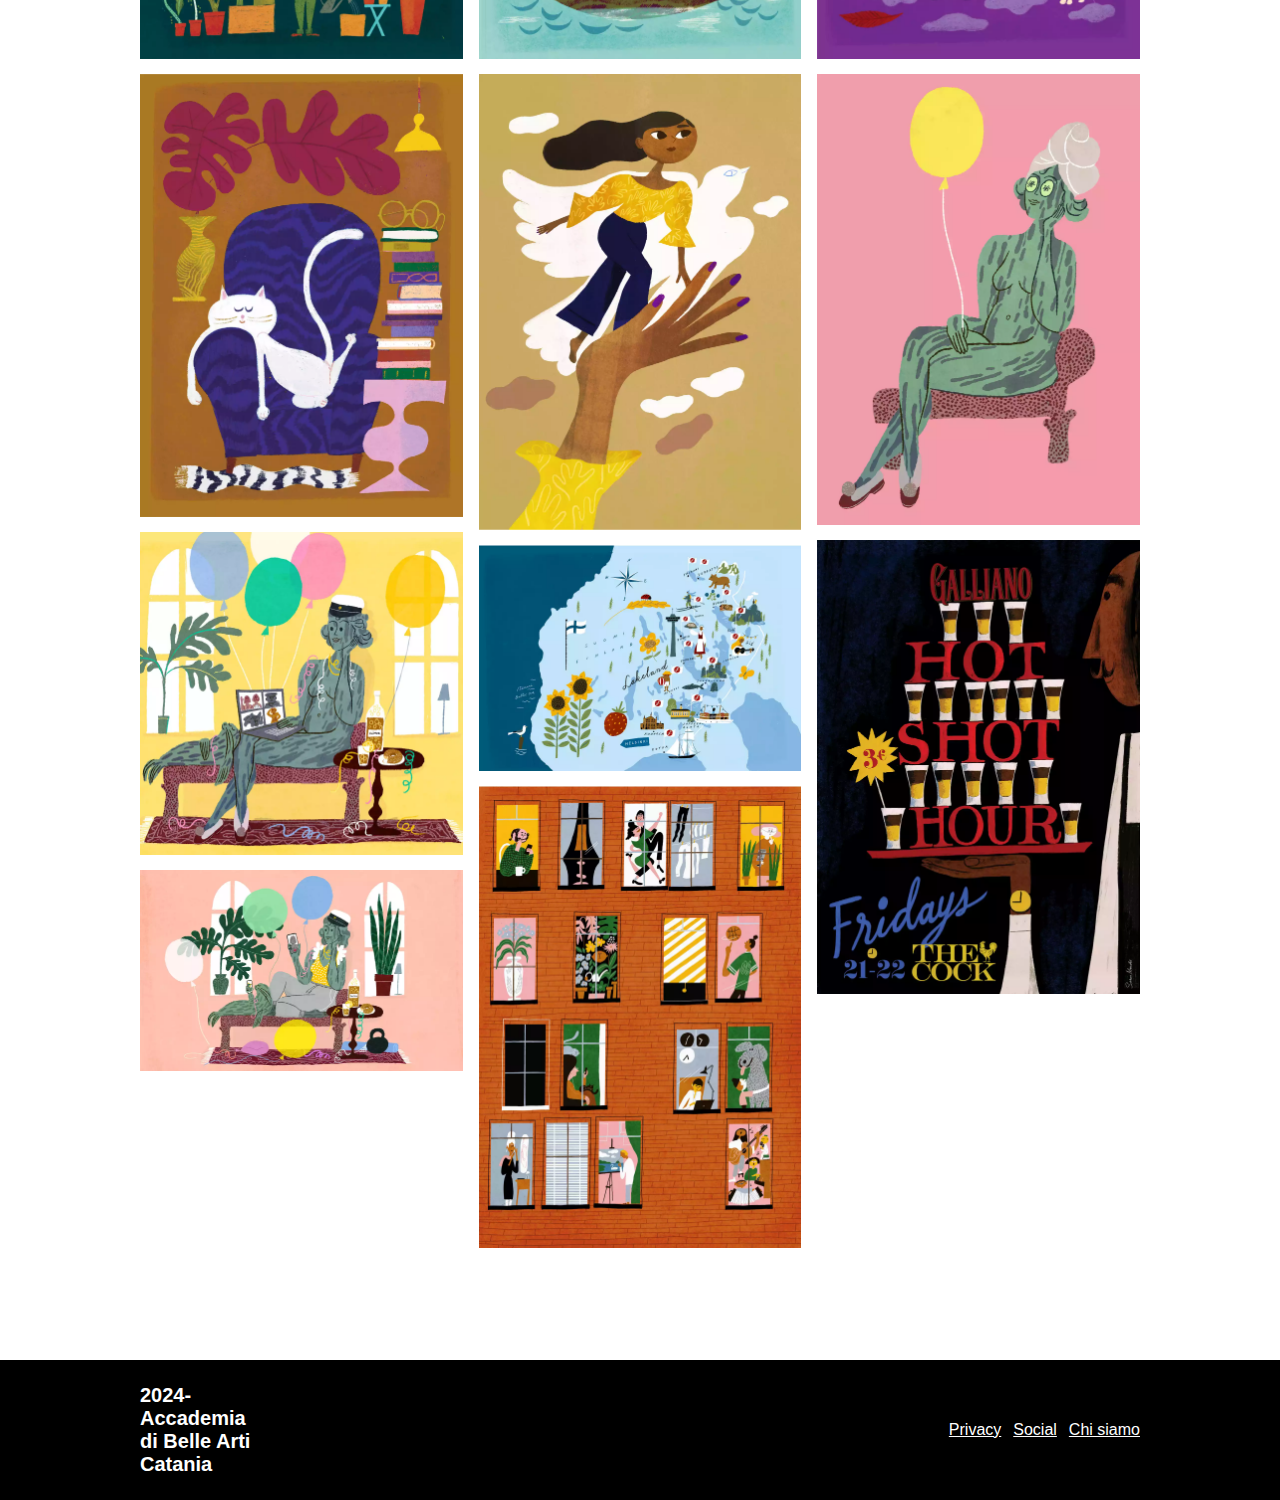
<file: mander.html>
<!DOCTYPE html>
<html lang="en">
<head>
    <meta charset="UTF-8">
    <meta name="viewport" content="width=device-width, initial-scale=1.0">
    <title>sanna_mander</title>
    <link rel="stylesheet" href="css/style 2.0.css">
</head>
<body>
    <header>
        <div class="container">
         <h1><a href="index.html">Visioni illustrate</h1></a>
         <div class="nav">
            <ul>
                 <li> <a href="artisti.html">Artisti</a></li>
                 <li><a href="mostra.html">Mostra</a></li>
                 <li><a href="info.html">Info Utili</a></li>
            </ul> 
         </div>
        </div>
     </header>

     <section class="pagina">
     <div class="artista">
        <h6>Sanna Mander</h6>
        <div class="par-img">
            <div class="testo">
            <p>Arguably one of Finland’s most prolific illustrators working today, Sanna Mander’s cheerful work evokes catalogs and 
            editorial illustrations of the 1960s with a contemporary twist.</p>
            <p>With that in mind, her illustrations can be applied to various products, packaging design, posters, 
                editorial illustrations, and textiles.</p>
            <p>In 2006, she won Cannes Young Creatives and was awarded Junior of The Year in 2007 at the Finnish 
                    Best of the Year advertising and design competition.</p>
            <p>Inspired by the luscious flora and fauna surrounding her in her native Finland, Sanna’s images are mixed media odes to the unpredictable, 
                cluttered joys of the world around her.</p>
            </div>
                <img src="img/foto artisti/mander_sanna_2020_01-200x300.jpg" alt="">
            </div>
     </div>

     <div class="opere">
        <img src="img/sanna_mander/opera_sanna_mander_07.webp" alt="">
        <img src="img/sanna_mander/opera_sanna_mander_10.webp" alt="">
        <img src="img/sanna_mander/opera_sanna_mander_13.webp" alt="">
        <img src="img/sanna_mander/opera_sanna_mander_03.webp" alt="">
        <img src="img/sanna_mander/opera_sanna_mander_06.webp" alt="">
        <img src="img/sanna_mander/opera_sanna_mander_08.webp" alt="">
        <img src="img/sanna_mander/opera_sanna_mander_11.webp" alt="">
        <img src="img/sanna_mander/opera_sanna_mander_14.webp" alt="">
        <img src="img/sanna_mander/opera_sanna_mander_04.webp" alt="">
        <img src="img/sanna_mander/opera_sanna_mander_05.webp" alt="">
        <img src="img/sanna_mander/opera_sanna_mander_09.webp" alt="">
        <img src="img/sanna_mander/opera_sanna_mander_12.webp" alt="">
        <img src="img/sanna_mander/opera_sanna_mander_01.webp" alt="">
        <img src="img/sanna_mander/opera_sanna_mander_02.webp" alt="">
     </div>

    </section>
     <footer>
        <div class="footer">
            <div class="h4">
            <h4>2024- Accademia di Belle Arti Catania</h4>
            </div>
            
                <ul>
                   <li><a href="">Privacy</a></li>
                    <li><a href="">Social</a></li>
                    <li><a href="">Chi siamo</a></li>
                </ul>
            
     </div>
    </footer>
    
</body>
</html>
</file>
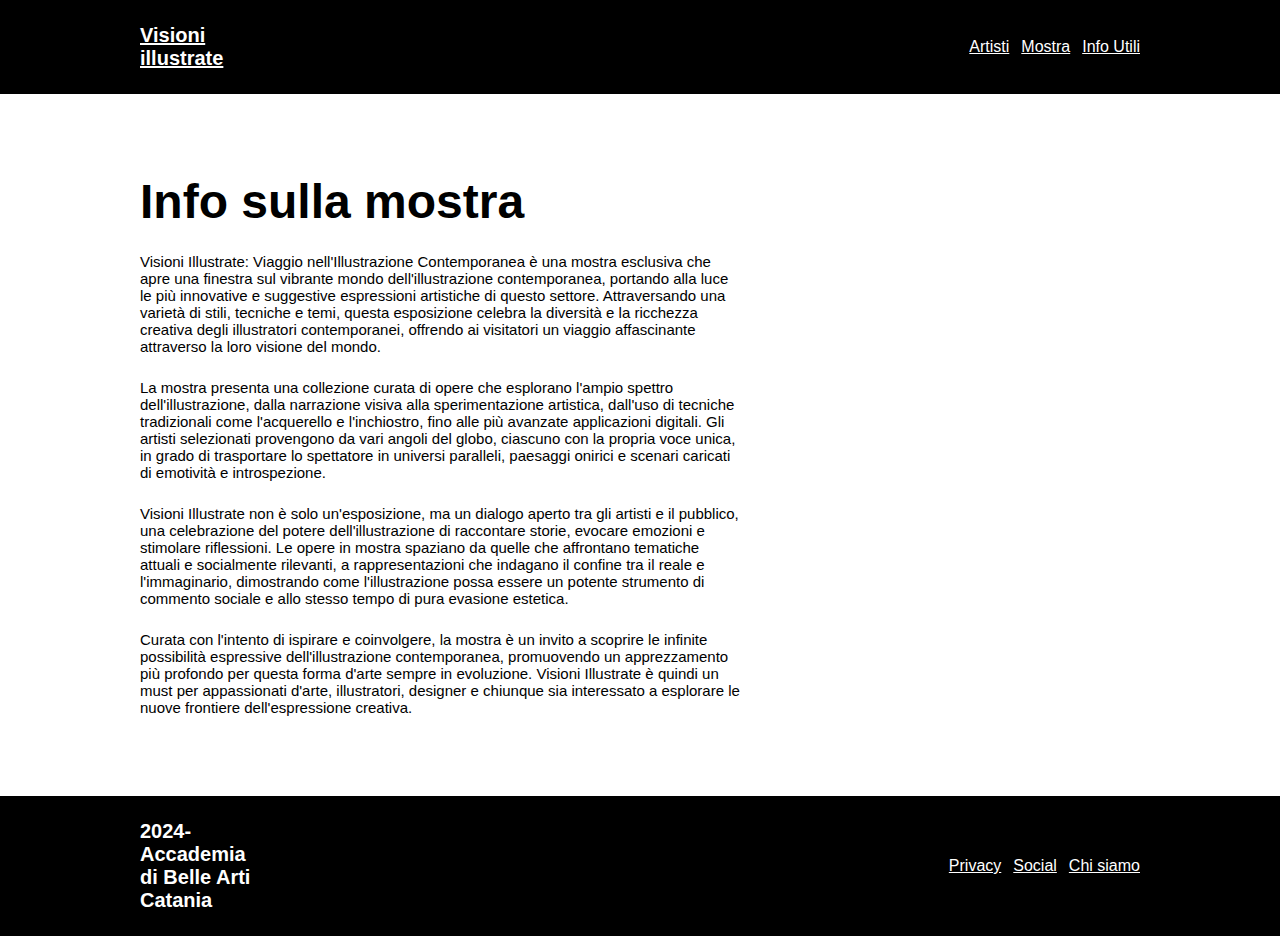
<file: mostra.html>
<!DOCTYPE html>
<html lang="en">
<head>
    <meta charset="UTF-8">
    <meta name="viewport" content="width=device-width, initial-scale=1.0">
    <title>mostra</title>
    <link rel="stylesheet" href="css/style 2.0.css">
</head>
<body>
    <header>
        <div class="container">
         <h1><a href="index.html">Visioni illustrate</h1></a>
         <div class="nav">
            <ul>
                 <li> <a href="artisti.html">Artisti</a></li>
                 <li><a href="mostra.html">Mostra</a></li>
                 <li><a href="info.html">Info Utili</a></li>
            </ul> 
         </div>
        </div>
     </header>
     <section class="pagina">
        <h6>Info sulla mostra</h6>
        <div class="paragrafi">
        <p>Visioni Illustrate: Viaggio nell'Illustrazione Contemporanea è una mostra esclusiva che apre una finestra sul vibrante mondo dell'illustrazione contemporanea, 
            portando alla luce le più innovative e suggestive espressioni artistiche di questo settore. Attraversando una varietà di stili, tecniche e temi, 
            questa esposizione celebra la diversità e la ricchezza creativa degli illustratori contemporanei, 
            offrendo ai visitatori un viaggio affascinante attraverso la loro visione del mondo.</p>
            <p>La mostra presenta una collezione curata di opere che esplorano l'ampio spettro dell'illustrazione, 
                dalla narrazione visiva alla sperimentazione artistica, dall'uso di tecniche tradizionali come l'acquerello e l'inchiostro, 
                fino alle più avanzate applicazioni digitali. Gli artisti selezionati provengono da vari angoli del globo, ciascuno con la propria voce unica,
                 in grado di trasportare lo spettatore in universi paralleli, paesaggi onirici e scenari caricati di emotività e introspezione.</p>
            <p>
                Visioni Illustrate non è solo un'esposizione, ma un dialogo aperto tra gli artisti e il pubblico, una celebrazione del potere dell'illustrazione di raccontare storie, 
                evocare emozioni e stimolare riflessioni. Le opere in mostra spaziano da quelle che affrontano tematiche attuali e socialmente rilevanti, a rappresentazioni che indagano 
                il confine tra il reale e l'immaginario, dimostrando come l'illustrazione possa essere un potente strumento 
                di commento sociale e allo stesso tempo di pura evasione estetica.</p>
                <p>Curata con l'intento di ispirare e coinvolgere, la mostra è un invito a scoprire le infinite possibilità espressive dell'illustrazione contemporanea, promuovendo un apprezzamento
                     più profondo per questa forma d'arte sempre in evoluzione. Visioni Illustrate è quindi un must per appassionati d'arte, illustratori, designer e chiunque sia interessato 
                     a esplorare le nuove frontiere dell'espressione creativa.</p>
                    </div>
                </section>
     <footer>
        <div class="footer">
            <div class="h4">
            <h4>2024- Accademia di Belle Arti Catania</h4>
            </div>
            
                <ul>
                   <li><a href="">Privacy</a></li>
                    <li><a href="">Social</a></li>
                    <li><a href="">Chi siamo</a></li>
                </ul>
            
     </div>
    </footer>

    
</body>
</html>
</file>
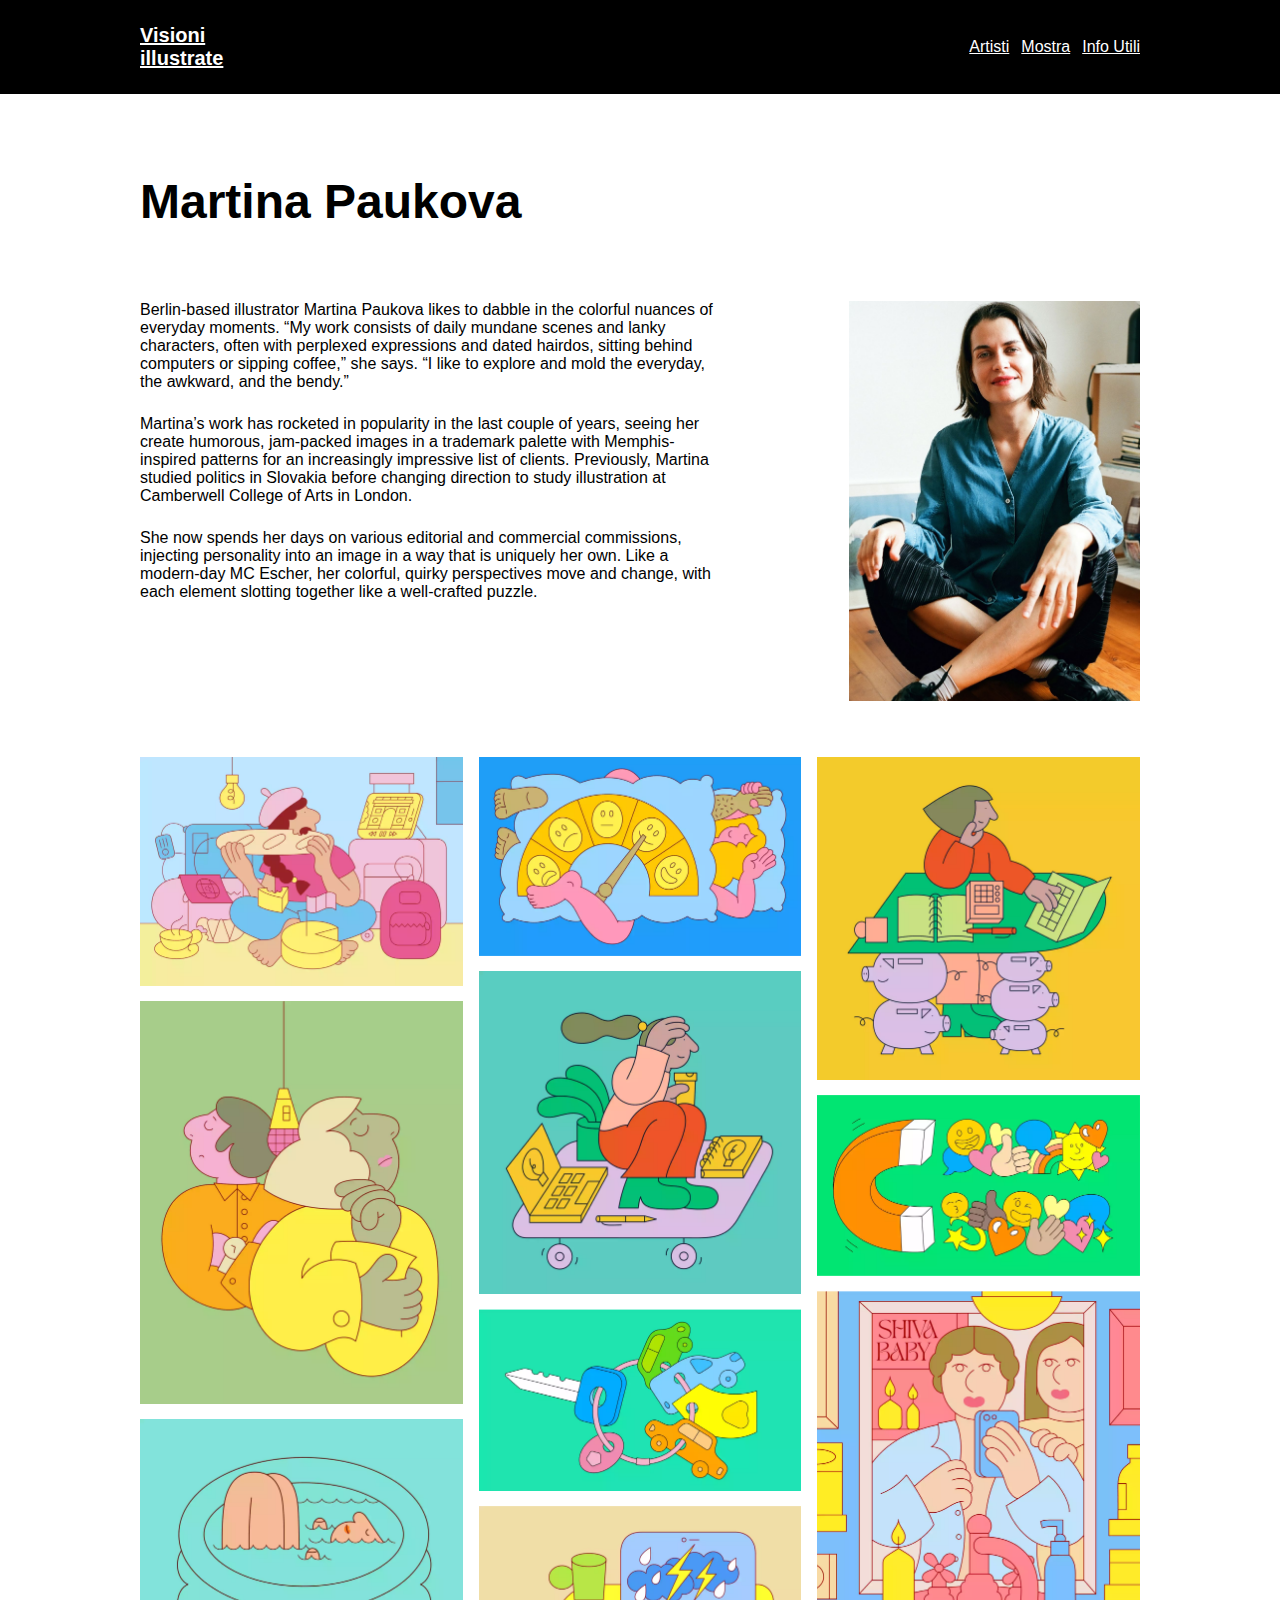
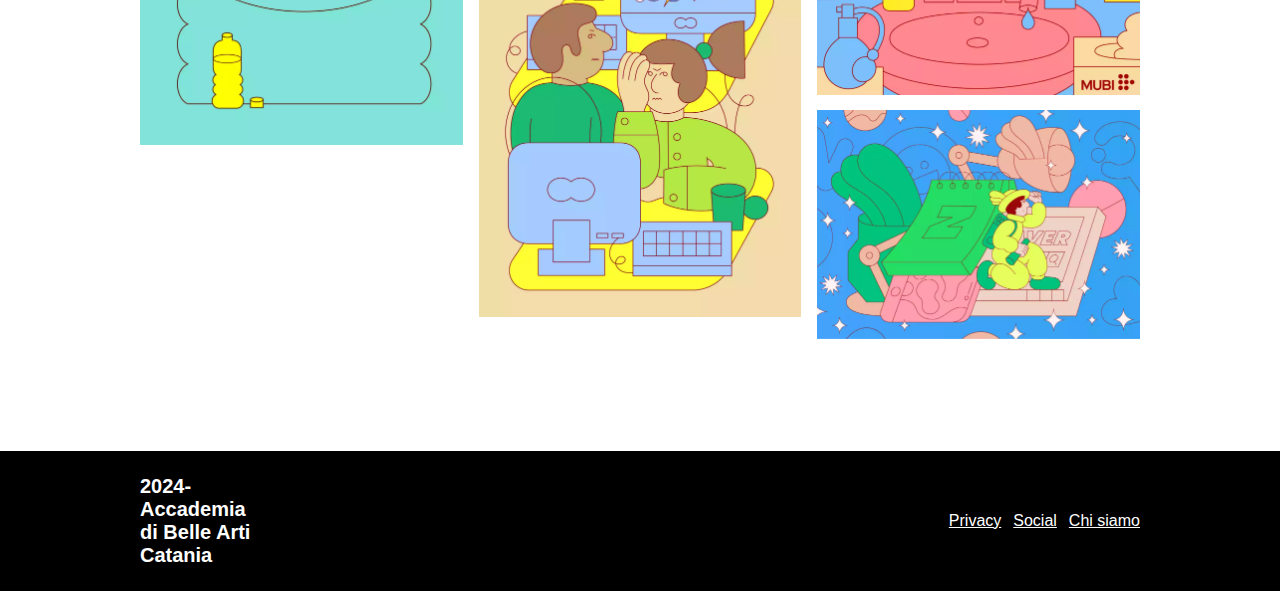
<file: paukova.html>
<!DOCTYPE html>
<html lang="en">
<head>
    <meta charset="UTF-8">
    <meta name="viewport" content="width=device-width, initial-scale=1.0">
    <title>martina_paukova</title>
    <link rel="stylesheet" href="css/style 2.0.css">
</head>
<body>
    <header>
        <div class="container">
         <h1><a href="index.html">Visioni illustrate</h1></a>
         <div class="nav">
            <ul>
                 <li> <a href="artisti.html">Artisti</a></li>
                 <li><a href="mostra.html">Mostra</a></li>
                 <li><a href="info.html">Info Utili</a></li>
            </ul> 
         </div>
        </div>
     </header>

     <section class="pagina"> 
     <div class="artista">
        <h6>Martina Paukova</h6>
        <div class="par-img">
            <div class="testo">
        <p>Berlin-based illustrator Martina Paukova likes to dabble in the colorful nuances of everyday moments. “My work consists of daily mundane scenes and lanky characters, often with perplexed expressions and dated hairdos, sitting behind computers or sipping coffee,” she says. 
            “I like to explore and mold the everyday, the awkward, and the bendy.”</p>
            <p>
                Martina’s work has rocketed in popularity in the last couple of years, seeing her create humorous, jam-packed images in a trademark palette with Memphis-inspired patterns for an increasingly impressive list of clients. Previously, Martina studied politics in Slovakia before changing direction 
                to study illustration at Camberwell College of Arts in London.</p>
                <p>
                    She now spends her days on various editorial and commercial commissions, injecting personality into an image in a way that is uniquely her own. Like a modern-day MC Escher, her colorful, quirky perspectives move and change,
                     with each element slotting together like a well-crafted puzzle.</p>
                    </div>
                     
                <img src="img/foto artisti/df658fec7581d6da2f10be14825df248597416d4_1280.jpg" alt="">
            </div>
     </div>
     <div class="opere">
        <img src="img/martina_paukova/opera_martina_paukova_03.webp" alt="">
        <img src="img/martina_paukova/opera_martina_paukova_05.webp" alt="">
        <img src="img/martina_paukova/opera_martina_paukova_08.webp" alt="">
        <img src="img/martina_paukova/opera_martina_paukova_04.webp" alt="">
        <img src="img/martina_paukova/opera_martina_paukova_01.webp" alt="">
        <img src="img/martina_paukova/opera_martina_paukova_06.webp" alt="">
        <img src="img/martina_paukova/opera_martina_paukova_09.webp" alt="">
        <img src="img/martina_paukova/opera_martina_paukova_02.webp" alt="">
        <img src="img/martina_paukova/opera_martina_paukova_07.webp" alt="">
        <img src="img/martina_paukova/opera_martina_paukova_10.webp" alt="">
        <img src="img/martina_paukova/opera_martina_paukova_11.webp" alt="">
     </div>

    </section>
     <footer>
        <div class="footer">
            <div class="h4">
            <h4>2024- Accademia di Belle Arti Catania</h4>
            </div>
            
                <ul>
                   <li><a href="">Privacy</a></li>
                    <li><a href="">Social</a></li>
                    <li><a href="">Chi siamo</a></li>
                </ul>
            
     </div>
    </footer>
</body>
</html>
</file>
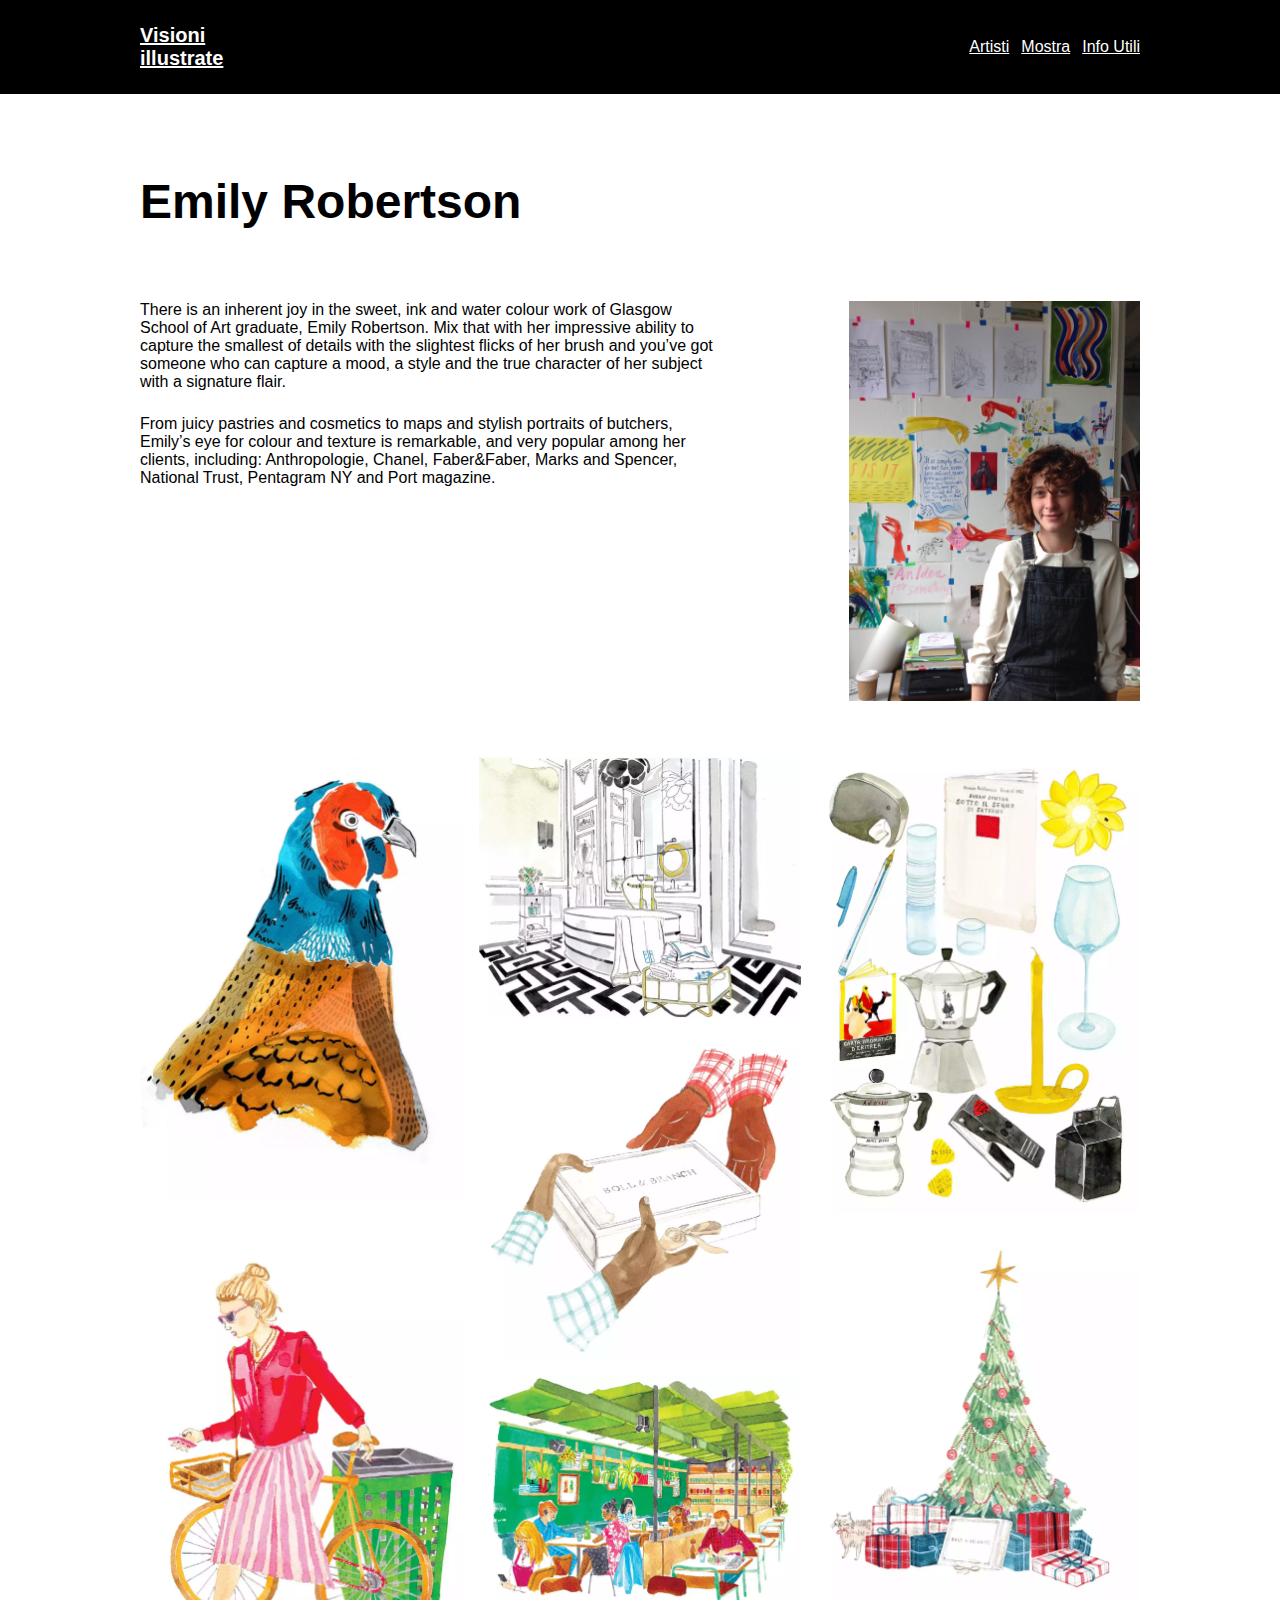
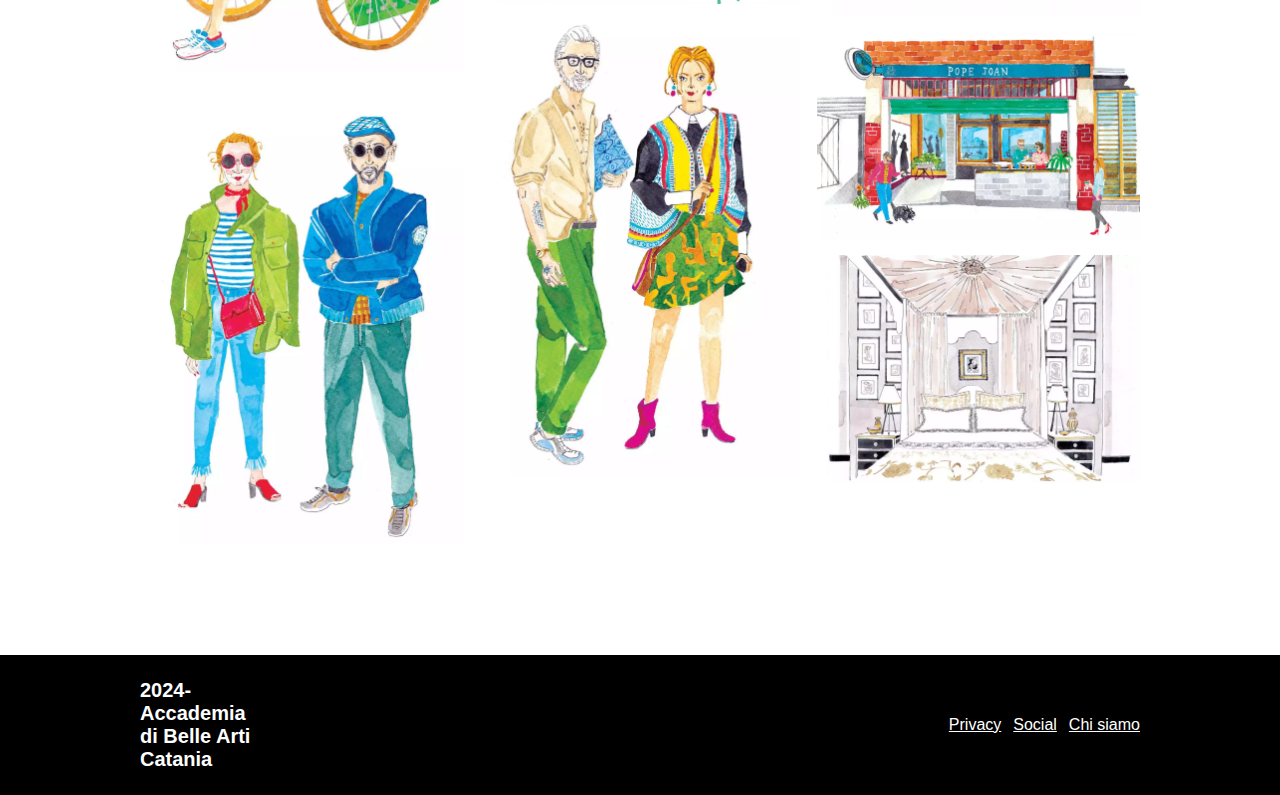
<file: robertson.html>
<!DOCTYPE html>
<html lang="en">
<head>
    <meta charset="UTF-8">
    <meta name="viewport" content="width=device-width, initial-scale=1.0">
    <title>emily_robertson</title>
    <link rel="stylesheet" href="css/style 2.0.css">
</head>
<body>
    <header>
        <div class="container">
         <h1><a href="index.html">Visioni illustrate</h1></a>
         <div class="nav">
            <ul>
                 <li> <a href="artisti.html">Artisti</a></li>
                 <li><a href="mostra.html">Mostra</a></li>
                 <li><a href="info.html">Info Utili</a></li>
            </ul> 
         </div>
        </div>
     </header>

     <section class="pagina"> 
     <div class="artista">
        <h6>Emily Robertson</h6>
        <div class="par-img">
            <div class="testo">
        <p>There is an inherent joy in the sweet, ink and water colour work of Glasgow School of Art graduate, Emily Robertson. Mix that with her impressive ability to capture the smallest of details with the slightest flicks of her brush and you’ve got someone who can capture a mood,
             a style and the true character of her subject with a signature flair.</p>
        <p>From juicy pastries and cosmetics to maps and stylish portraits of butchers, Emily’s eye for colour and texture is remarkable, and very popular among her clients, including: Anthropologie, Chanel, Faber&Faber, 
            Marks and Spencer, National Trust, Pentagram NY and Port magazine.</p>
        </div>
        <img src="img/foto artisti/ROBERTSON-Emily.JPG.jpg" alt="">
    </div>
     </div>

     <div class="opere">
        <img src="img/emily_robertson/opera_emily_robertson_09.webp" alt="">
        <img src="img/emily_robertson/opera_emily_robertson_01.webp" alt="">
        <img src="img/emily_robertson/opera_emily_robertson_05.webp" alt="">
        <img src="img/emily_robertson/opera_emily_robertson_10.webp" alt="">
        <img src="img/emily_robertson/opera_emily_robertson_02.webp" alt="">
        <img src="img/emily_robertson/opera_emily_robertson_04.webp" alt="">
        <img src="img/emily_robertson/opera_emily_robertson_06.webp" alt="">
        <img src="img/emily_robertson/opera_emily_robertson_11.webp" alt="">
        <img src="img/emily_robertson/opera_emily_robertson_03.webp" alt="">
        <img src="img/emily_robertson/opera_emily_robertson_07.webp" alt="">
        <img src="img/emily_robertson/opera_emily_robertson_08.webp" alt="">
     </div>

    </section>
     <footer>
        <div class="footer">
            <div class="h4">
            <h4>2024- Accademia di Belle Arti Catania</h4>
            </div>
            
                <ul>
                   <li><a href="">Privacy</a></li>
                    <li><a href="">Social</a></li>
                    <li><a href="">Chi siamo</a></li>
                </ul>
            
     </div>
    </footer>
    
</body>
</html>
</file>
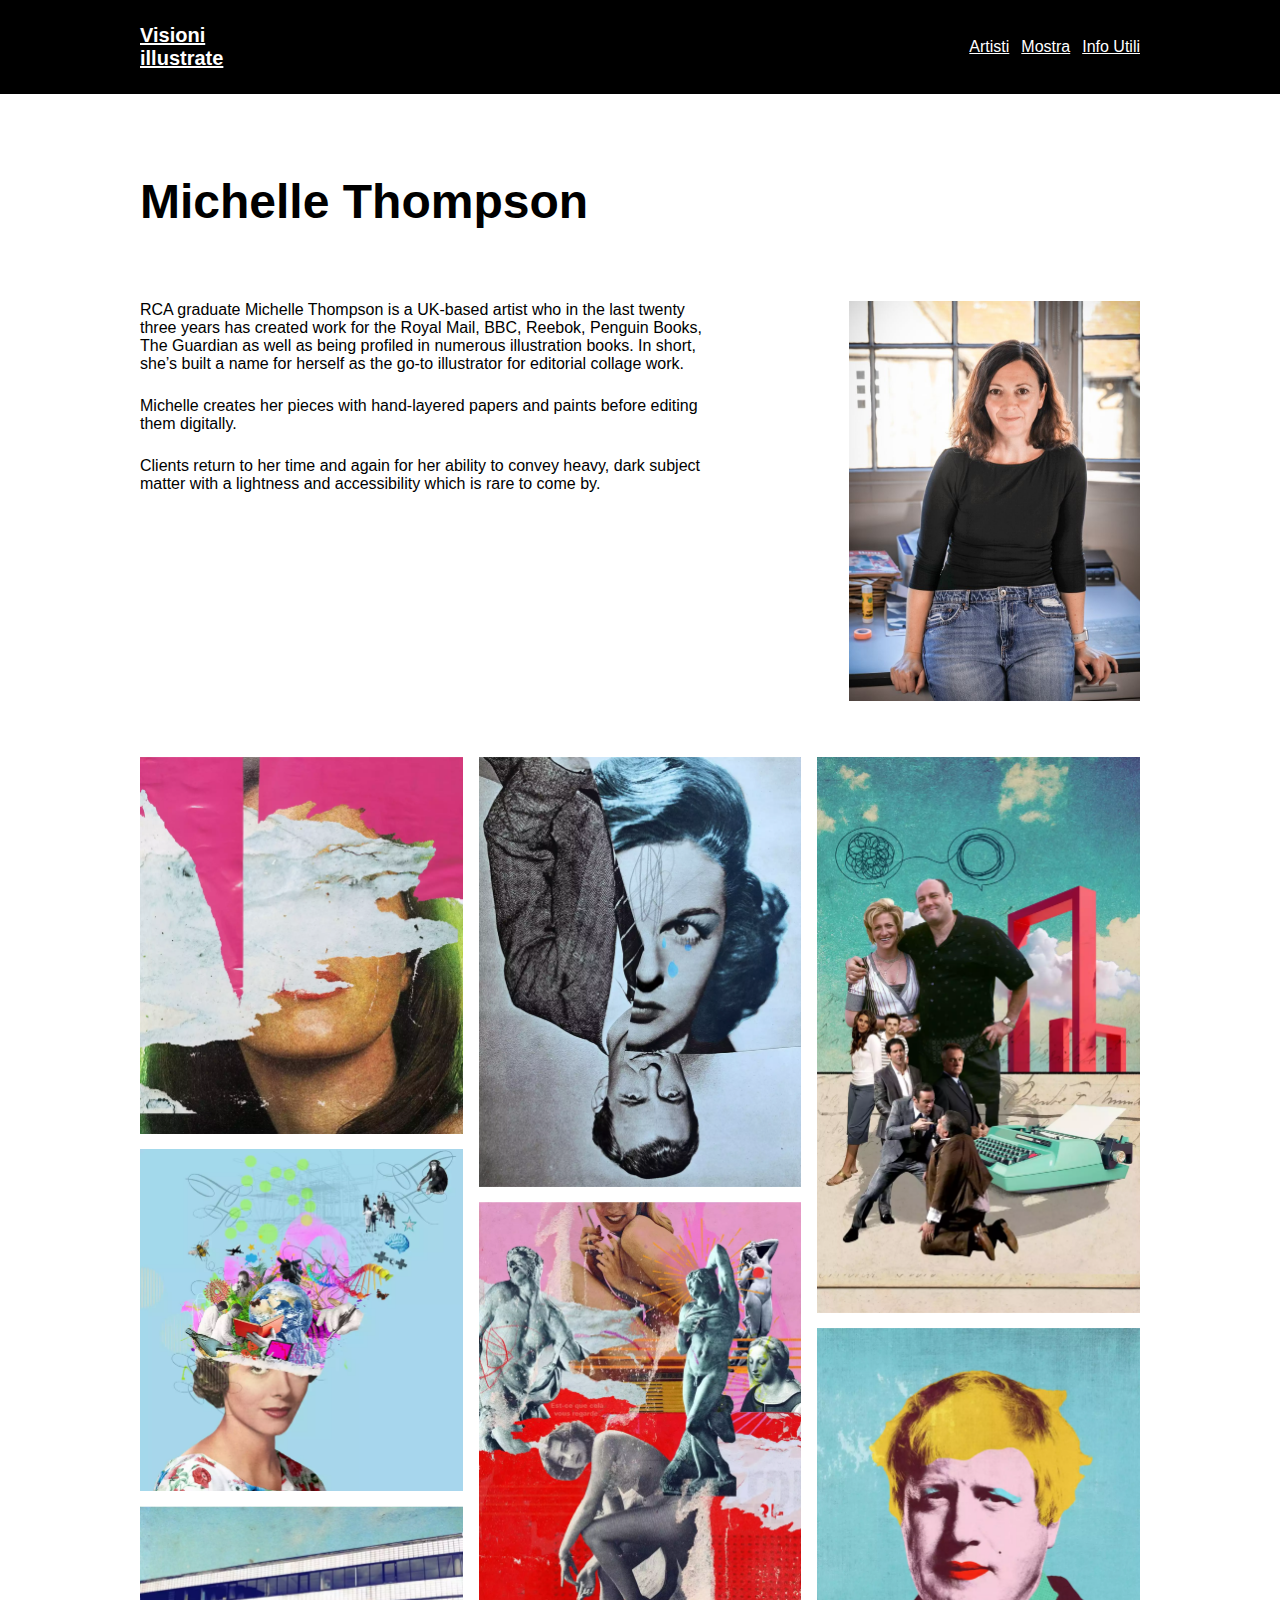
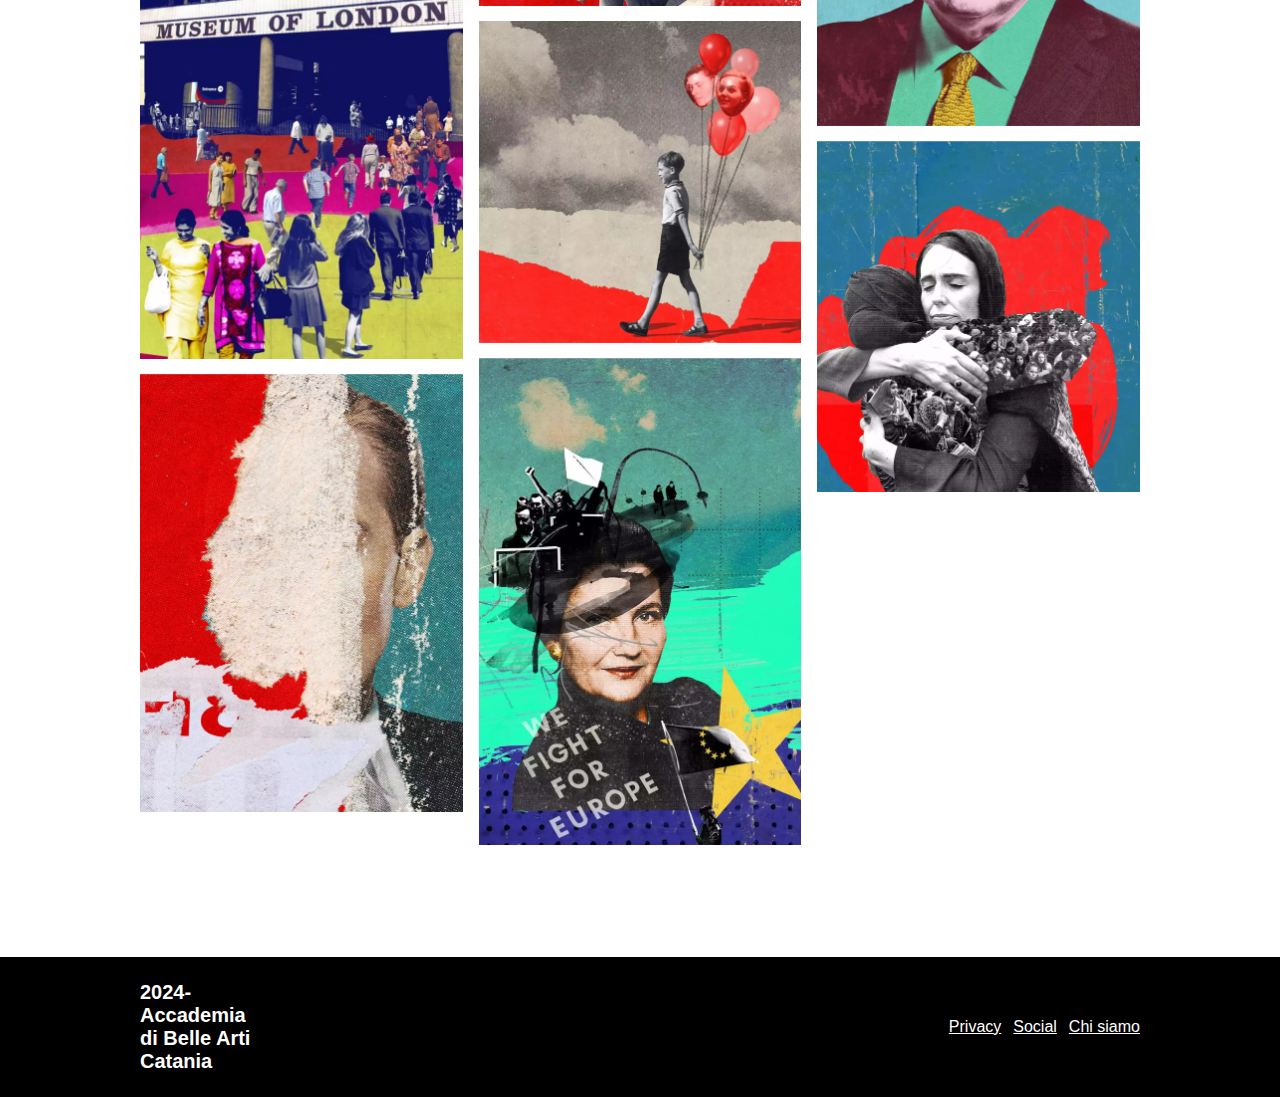
<file: thompson.html>
<!DOCTYPE html>
<html lang="en">
<head>
    <meta charset="UTF-8">
    <meta name="viewport" content="width=device-width, initial-scale=1.0">
    <title>michelle_thompson</title>
    <link rel="stylesheet" href="css/style 2.0.css">
</head>
<body>
    <header>
        <div class="container">
         <h1><a href="index.html">Visioni illustrate</h1></a>
         <div class="nav">
            <ul>
                 <li> <a href="artisti.html">Artisti</a></li>
                 <li><a href="mostra.html">Mostra</a></li>
                 <li><a href="info.html">Info Utili</a></li>
            </ul> 
         </div>
        </div>
     </header>

     <section class="pagina">
     <div class="artista">
        <h6>Michelle Thompson</h6>
        <div class="par-img">
            <div class="testo">
            <p>RCA graduate Michelle Thompson is a UK-based artist who in the last twenty three years has created work for the Royal Mail, BBC, Reebok, Penguin Books, The Guardian as well as being profiled in numerous illustration books. In short, 
            she’s built a name for herself as the go-to illustrator for editorial collage work.</p>
            <p>Michelle creates her pieces with hand-layered papers and paints before editing them digitally. </p>
            <p>Clients return to her time and again for her ability to convey heavy, dark subject matter with a
                 lightness and accessibility which is rare to come by.</p>
                </div>
                 <img src="img/foto artisti/1fbac6b0c8c02c83d952d3798e73d2b15f60c20c_800.jpg" alt="">
                </div>
     </div>
     <div class="opere">
        <img src="img/michelle_thompson/opera_michelle_thompson_01.webp" alt="">
        <img src="img/michelle_thompson/opera_michelle_thompson_04.webp" alt="">
        <img src="img/michelle_thompson/opera_michelle_thompson_07.webp" alt="">
        <img src="img/michelle_thompson/opera_michelle_thompson_10.webp" alt="">
        <img src="img/michelle_thompson/opera_michelle_thompson_02.webp" alt="">
        <img src="img/michelle_thompson/opera_michelle_thompson_05.webp" alt="">
        <img src="img/michelle_thompson/opera_michelle_thompson_08.webp" alt="">
        <img src="img/michelle_thompson/opera_michelle_thompson_11.webp" alt="">
        <img src="img/michelle_thompson/opera_michelle_thompson_03.webp" alt="">
        <img src="img/michelle_thompson/opera_michelle_thompson_06.webp" alt="">
        <img src="img/michelle_thompson/opera_michelle_thompson_09.webp" alt="">
     </div>

    </section>
     <footer>
        <div class="footer">
            <div class="h4">
            <h4>2024- Accademia di Belle Arti Catania</h4>
            </div>
            
                <ul>
                   <li><a href="">Privacy</a></li>
                    <li><a href="">Social</a></li>
                    <li><a href="">Chi siamo</a></li>
                </ul>
            
     </div>
    </footer>
    
</body>
</html>
</file>
<file: css/style 2.0.css>
body {
    margin: 0;
    font-family: "Inter", -apple-system, BlinkMacSystemFont, "Segoe UI", Roboto, Helvetica, Arial, sans-serif, "Apple Color Emoji", "Segoe UI Emoji", "Segoe UI Symbol";}

h1, h2, h3, h4, h5, h6, p, ul, ol {
    margin: 0;
    padding: 0;
}

img {
    max-width: 100%;
    display: block;
}

ul{
    list-style-type: none;
    display: flex;
    gap: 12px ;
    align-items: center;
}

.container h1 a{
    color: white;
}

.container{
    color: white;
    text-align: center;
    display: flex;
    justify-content: space-between;
    align-items: center;
    max-width: 1000px;
    margin: auto;
    
}

header{
    background-color: black;
    padding: 24px;
}

div.container h1{
    font-size: 20px;
    max-width: 1000px;
    align-items: center;
    width: 120px;
    text-align: left;
    
}

div.nav ul a{
    color: white;
    max-width: 1000px;
    align-items: center;    
}

div.hero{
    font-size: 20pt;
    text-align: left;
    max-width: 1000px;
    display: grid;
    margin: auto;
    grid-template-columns: 2fr 1fr;
    align-items: center;
    padding: 48px 0 48px 0;
}

div.testi-hero{
    display: flex;
    flex-direction: column;
    row-gap: 24px;
}

.hero img{
    width: 100%;
    object-fit: cover;
}

div.testi-hero h2{
    max-width:600px;
}


.data{
    font-size: 14px;
    text-align: left;
    
}

.viola{
    height: 4px;
    background-color: #66047E;
    display: flex;
    margin: auto;
    width: 100%;
}

footer{
    background-color: black;
    height: 100%;
    margin: auto;
    padding: 24px ;
}

div.footer{    
    color: white;
    text-align: center;
    display: flex;
    justify-content: space-between;
    max-width: 1000px;
    margin: auto;
    
}

.container-card{
    width: 100%;
    display: grid;     
    grid-template-columns: 1fr 1fr 1fr;    
    grid-template-rows: 1fr 1fr 1fr;     
    column-gap: 24px;     
    row-gap: 12px;
    margin: auto;
    margin-top: 56px;
    margin-bottom: 56px;
}

.card a{
    text-align: center;
    background-color: #66047E;
    border-radius: 16px;
    margin: auto;
    display: flex;
    flex-direction: column;
    height: 300px;
    align-items: center;
    color: white;
    margin-bottom: 24px;
    text-decoration: none;
}

.card img{
    height: 160px;
    width: 160px;
    object-fit: cover;
    margin: auto;
    border-radius: 12px ;
}

.card h5{
    margin: auto;
    font-size: 18px;
}

.title{
    margin-top: 56px;
    margin-bottom: 56px;
}

div.h4{
    font-size: 20px;
    align-items: center;
    width: 120px; 
    text-align: left; 
}
 ul a{
    color: white;
    align-items: center;
}

h6{
    font-size: 48px;
    margin-top: 24px;
    margin-bottom: 24px;
}

.pagina{
    padding: 24px;
    max-width: 1000px;
    margin: auto;
    display: grid;
    padding-top: 56px;
    padding-bottom: 56px;
}

.paragrafi p{
    font-size: 15px;
    text-align: left;
    max-width: 600px;
    margin-bottom: 24px
}

.mostra{
    padding: 24px;
}

.par-img{
    display: grid;
    grid-template-columns: 2fr 1fr;
    gap: 128px;
}

.par-img img{
    object-fit: cover;
    height: 400px;
    width: 100%;
}

.testo p{
 margin-bottom: 24px;
}

.opere{
    column-count: 3;
    max-width: 1000px;
    margin: auto;
    padding: 56px 0 56px 0;
}

.opere img{
    margin-bottom: 15px;
    max-width: 100%;
}

.opere img:hover{
    transition: .2s;
    transform: scale(1.05);
    cursor: pointer;
}

.artista h6{
    font-size: 48px;
    align-items: center;
    text-align: left;
}


.artista{
    max-width: 1000px;
    display: grid;
    margin: auto;
    justify-content: start;
    gap: 48px; 
}



@media(max-width:850px){
    .par-img{
        grid-template-columns: 1fr;
    }
    .container-card{
        grid-template-columns: 1fr 1fr;
    }
    .opere{
        column-count: 2;
        max-width: 750px;
    }
}

@media(max-width:550px){
    .container-card{
        grid-template-columns: 1fr;
    }
    .opere{
        column-count: 1;
        max-width: 450px;
    }

    .par-img img{
        grid-row: 1;
    }

    .par-img{
        gap: 64px;
    }

    div.hero{
        grid-template-columns: 1fr;
        gap: 24px;
        
    }
}
</file>
